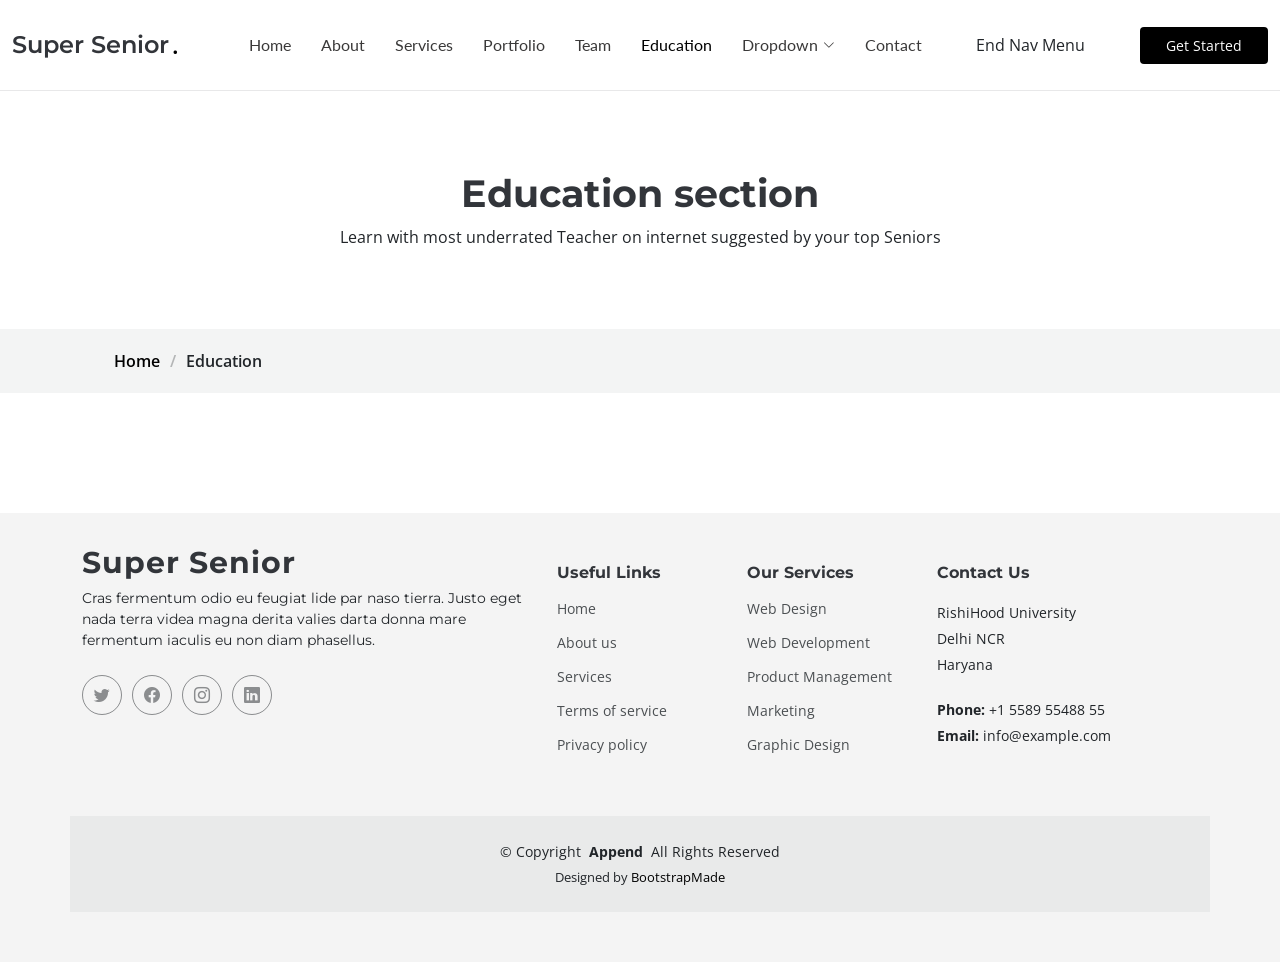
<file: newhtml.html>
<!DOCTYPE html>
<html lang="en">
  <head>
    <meta charset="utf-8" />
    <meta content="width=device-width, initial-scale=1.0" name="viewport" />

    <title>Education</title>
    <meta content="" name="description" />
    <meta content="" name="keywords" />

    <!-- Favicons -->
    <link href="assets/img/favicon.png" rel="icon" />
    <link href="assets/img/apple-touch-icon.png" rel="apple-touch-icon" />

    <!-- Fonts -->
    <link href="https://fonts.googleapis.com" rel="preconnect" />
    <link href="https://fonts.gstatic.com" rel="preconnect" crossorigin />
    <link
      href="https://fonts.googleapis.com/css2?family=Open+Sans:ital,wght@0,300;0,400;0,500;0,600;0,700;0,800;1,300;1,400;1,500;1,600;1,700;1,800&family=Montserrat:ital,wght@0,100;0,200;0,300;0,400;0,500;0,600;0,700;0,800;0,900;1,100;1,200;1,300;1,400;1,500;1,600;1,700;1,800;1,900&family=Lato:ital,wght@0,100;0,300;0,400;0,700;0,900;1,100;1,300;1,400;1,700;1,900&display=swap"
      rel="stylesheet"
    />

    <!-- Vendor CSS Files -->
    <link
      href="assets/vendor/bootstrap/css/bootstrap.min.css"
      rel="stylesheet"
    />
    <link
      href="assets/vendor/bootstrap-icons/bootstrap-icons.css"
      rel="stylesheet"
    />
    <link
      href="assets/vendor/glightbox/css/glightbox.min.css"
      rel="stylesheet"
    />
    <link href="assets/vendor/swiper/swiper-bundle.min.css" rel="stylesheet" />
    <link href="assets/vendor/aos/aos.css" rel="stylesheet" />

    <!-- Template Main CSS File -->
    <link href="assets/css/main.css" rel="stylesheet" />

    <!-- =======================================================
  * Template Name: Append
  * Template URL: https://bootstrapmade.com/append-bootstrap-website-template/
  * Updated: Mar 17 2024 with Bootstrap v5.3.3
  * Author: BootstrapMade.com
  * License: https://bootstrapmade.com/license/
  ======================================================== -->
  </head>

  <body class="blog-page" data-bs-spy="scroll" data-bs-target="#navmenu">
    <!-- ======= Header ======= -->
    <header id="header" class="header sticky-top d-flex align-items-center">
      <div
        class="container-fluid d-flex align-items-center justify-content-between"
      >
        <a
          href="index.html"
          class="logo d-flex align-items-center me-auto me-xl-0"
        >
          <!-- Uncomment the line below if you also wish to use an image logo -->
          <!-- <img src="assets/img/logo.png" alt=""> -->
          <h1>Super Senior</h1>
          <span>.</span>
        </a>

        <!-- Nav Menu -->
        <nav id="navmenu" class="navmenu">
          <ul>
            <li><a href="index.html#hero">Home</a></li>
            <li><a href="index.html#about">About</a></li>
            <li><a href="index.html#services">Services</a></li>
            <li><a href="index.html#portfolio">Portfolio</a></li>
            <li><a href="index.html#team">Team</a></li>
            <li><a href="blog.html" class="active">Education</a></li>
            <li class="dropdown has-dropdown">
              <a href="#"
                ><span>Dropdown</span> <i class="bi bi-chevron-down"></i
              ></a>
              <ul class="dd-box-shadow">
                <li><a href="#">Dropdown 1</a></li>
                <li class="dropdown has-dropdown">
                  <a href="#"
                    ><span>Deep Dropdown</span>
                    <i class="bi bi-chevron-down"></i
                  ></a>
                  <ul class="dd-box-shadow">
                    <li><a href="#">Deep Dropdown 1</a></li>
                    <li><a href="#">Deep Dropdown 2</a></li>
                    <li><a href="#">Deep Dropdown 3</a></li>
                    <li><a href="#">Deep Dropdown 4</a></li>
                    <li><a href="#">Deep Dropdown 5</a></li>
                  </ul>
                </li>
                <li><a href="#">Dropdown 2</a></li>
                <li><a href="#">Dropdown 3</a></li>
                <li><a href="#">Dropdown 4</a></li>
              </ul>
            </li>
            <li><a href="index.html#contact">Contact</a></li>
          </ul>

          <i class="mobile-nav-toggle d-xl-none bi bi-list"></i>
        </nav>
        End Nav Menu

        <a class="btn-getstarted" href="index.html#about">Get Started</a>
      </div>
    </header>
    <!-- End Header -->

    <main id="main">
      <!-- Blog Page Title & Breadcrumbs -->
      <div data-aos="fade" class="page-title">
        <div class="heading">
          <div class="container">
            <div class="row d-flex justify-content-center text-center">
              <div class="col-lg-8">
                <h1>Education section</h1>
                <p class="mb-0">
                  Learn with most underrated Teacher on internet suggested by
                  your top Seniors
                </p>
              </div>
            </div>
          </div>
        </div>
        <nav class="breadcrumbs">
          <div class="container">
            <ol>
              <li><a href="index.html">Home</a></li>
              <li class="current">Education</li>
            </ol>
          </div>
        </nav>
      </div>
      <!-- End Page Title -->

      <!-- Blog Section - Blog Page -->
      <section class="searched-videos">

      </section>

    </main>


    <footer id="footer" class="footer">
        <div class="container footer-top">
          <div class="row gy-4">
            <div class="col-lg-5 col-md-12 footer-about">
              <a href="index.html" class="logo d-flex align-items-center">
                <span>Super Senior</span>
              </a>
              <p>
                Cras fermentum odio eu feugiat lide par naso tierra. Justo eget
                nada terra videa magna derita valies darta donna mare fermentum
                iaculis eu non diam phasellus.
              </p>
              <div class="social-links d-flex mt-4">
                <a href=""><i class="bi bi-twitter"></i></a>
                <a href=""><i class="bi bi-facebook"></i></a>
                <a href=""><i class="bi bi-instagram"></i></a>
                <a href=""><i class="bi bi-linkedin"></i></a>
              </div>
            </div>
  
            <div class="col-lg-2 col-6 footer-links">
              <h4>Useful Links</h4>
              <ul>
                <li><a href="#">Home</a></li>
                <li><a href="#">About us</a></li>
                <li><a href="#">Services</a></li>
                <li><a href="#">Terms of service</a></li>
                <li><a href="#">Privacy policy</a></li>
              </ul>
            </div>
  
            <div class="col-lg-2 col-6 footer-links">
              <h4>Our Services</h4>
              <ul>
                <li><a href="#">Web Design</a></li>
                <li><a href="#">Web Development</a></li>
                <li><a href="#">Product Management</a></li>
                <li><a href="#">Marketing</a></li>
                <li><a href="#">Graphic Design</a></li>
              </ul>
            </div>
  
            <div
              class="col-lg-3 col-md-12 footer-contact text-center text-md-start"
            >
              <h4>Contact Us</h4>
              <p>RishiHood University</p>
              <p>Delhi NCR</p>
              <p>Haryana</p>
              <p class="mt-4">
                <strong>Phone:</strong> <span>+1 5589 55488 55</span>
              </p>
              <p><strong>Email:</strong> <span>info@example.com</span></p>
            </div>
          </div>
        </div>
  
        <div class="container copyright text-center mt-4">
          <p>
            &copy; <span>Copyright</span> <strong class="px-1">Append</strong>
            <span>All Rights Reserved</span>
          </p>
          <div class="credits">
            <!-- All the links in the footer should remain intact. -->
            <!-- You can delete the links only if you've purchased the pro version. -->
            <!-- Licensing information: https://bootstrapmade.com/license/ -->
            <!-- Purchase the pro version with working PHP/AJAX contact form: [buy-url] -->
            Designed by <a href="https://bootstrapmade.com/">BootstrapMade</a>
          </div>
        </div>
      </footer>
      <!-- End Footer -->
  
      <!-- Scroll Top Button -->
      <a
        href="#"
        id="scroll-top"
        class="scroll-top d-flex align-items-center justify-content-center"
        ><i class="bi bi-arrow-up-short"></i
      ></a>
  
      <!-- Preloader -->
      <div id="preloader">
        <div></div>
        <div></div>
        <div></div>
        <div></div>
      </div>
  
      <!-- Vendor JS Files -->
      <script src="assets/vendor/bootstrap/js/bootstrap.bundle.min.js"></script>
      <script src="assets/vendor/glightbox/js/glightbox.min.js"></script>
      <script src="assets/vendor/purecounter/purecounter_vanilla.js"></script>
      <script src="assets/vendor/imagesloaded/imagesloaded.pkgd.min.js"></script>
      <script src="assets/vendor/isotope-layout/isotope.pkgd.min.js"></script>
      <script src="assets/vendor/swiper/swiper-bundle.min.js"></script>
      <script src="assets/vendor/aos/aos.js"></script>
      <script src="assets/vendor/php-email-form/validate.js"></script>
  
      <!-- Template Main JS File -->
      <script src="assets/js/main.js" type="module"></script>
    </body>
  </html>
</file>
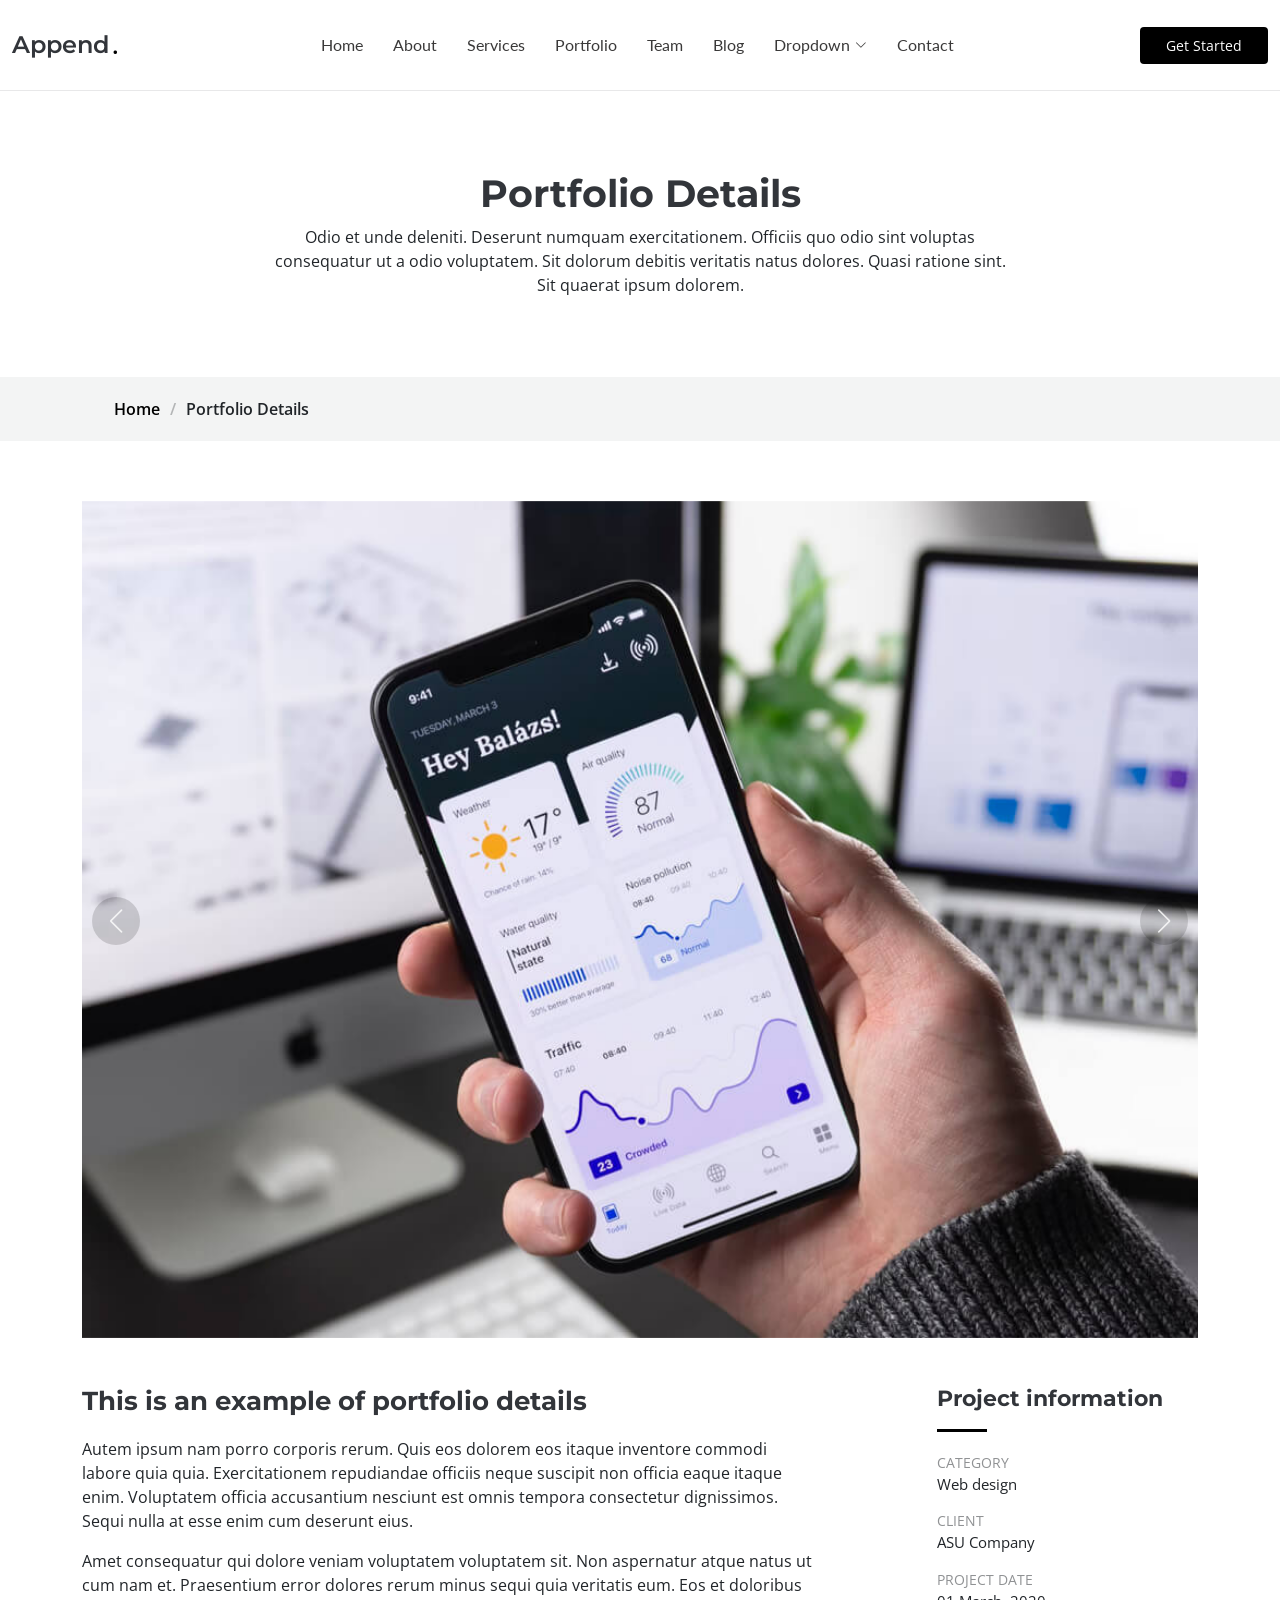
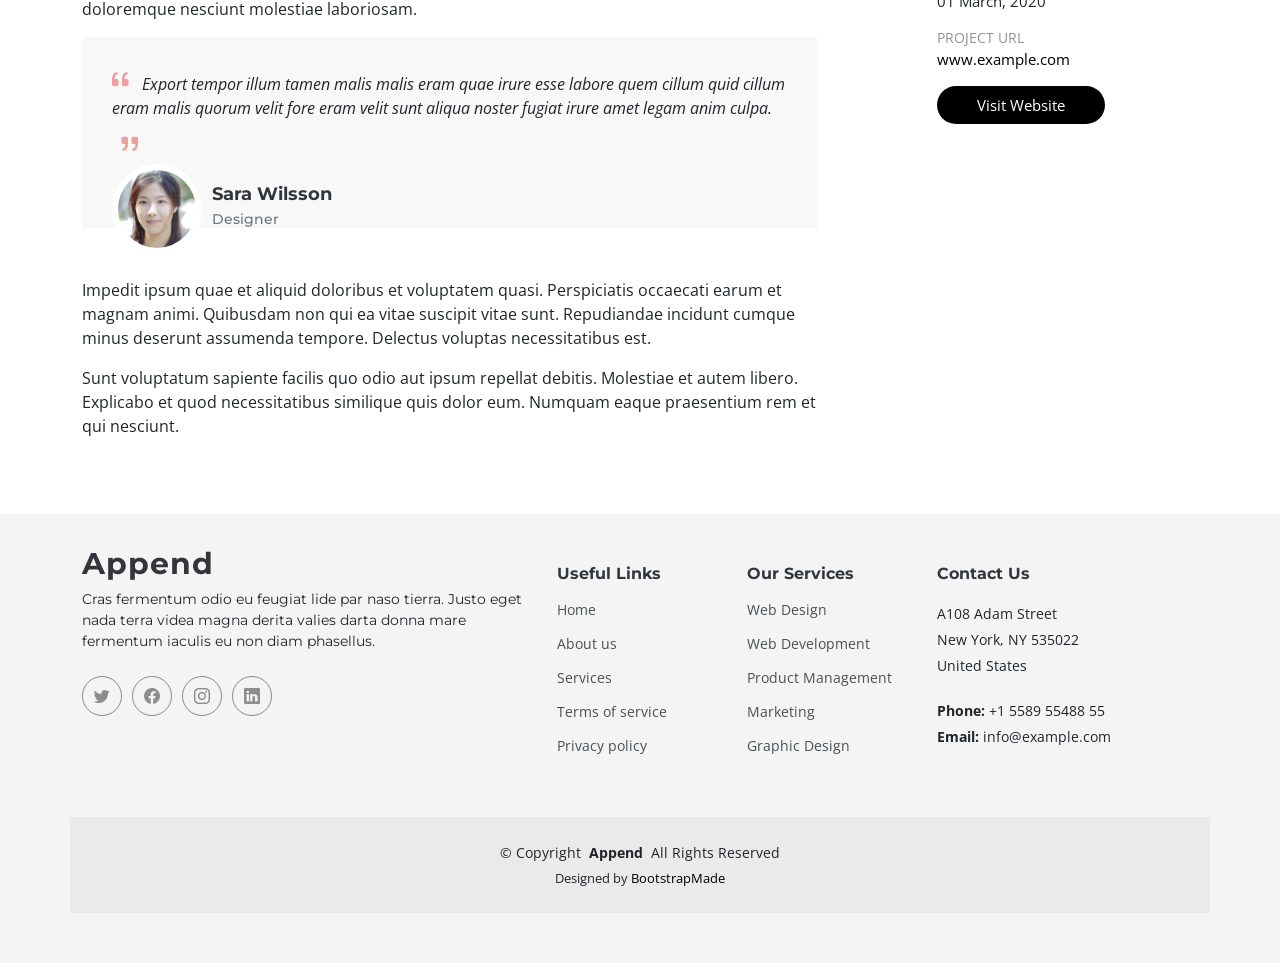
<file: portfolio-details.html>
<!DOCTYPE html>
<html lang="en">

<head>
  <meta charset="utf-8">
  <meta content="width=device-width, initial-scale=1.0" name="viewport">

  <title>Portfolio Details - Append Bootstrap Template</title>
  <meta content="" name="description">
  <meta content="" name="keywords">

  <!-- Favicons -->
  <link href="assets/img/favicon.png" rel="icon">
  <link href="assets/img/apple-touch-icon.png" rel="apple-touch-icon">

  <!-- Fonts -->
  <link href="https://fonts.googleapis.com" rel="preconnect">
  <link href="https://fonts.gstatic.com" rel="preconnect" crossorigin>
  <link href="https://fonts.googleapis.com/css2?family=Open+Sans:ital,wght@0,300;0,400;0,500;0,600;0,700;0,800;1,300;1,400;1,500;1,600;1,700;1,800&family=Montserrat:ital,wght@0,100;0,200;0,300;0,400;0,500;0,600;0,700;0,800;0,900;1,100;1,200;1,300;1,400;1,500;1,600;1,700;1,800;1,900&family=Lato:ital,wght@0,100;0,300;0,400;0,700;0,900;1,100;1,300;1,400;1,700;1,900&display=swap" rel="stylesheet">

  <!-- Vendor CSS Files -->
  <link href="assets/vendor/bootstrap/css/bootstrap.min.css" rel="stylesheet">
  <link href="assets/vendor/bootstrap-icons/bootstrap-icons.css" rel="stylesheet">
  <link href="assets/vendor/glightbox/css/glightbox.min.css" rel="stylesheet">
  <link href="assets/vendor/swiper/swiper-bundle.min.css" rel="stylesheet">
  <link href="assets/vendor/aos/aos.css" rel="stylesheet">

  <!-- Template Main CSS File -->
  <link href="assets/css/main.css" rel="stylesheet">

  <!-- =======================================================
  * Template Name: Append
  * Template URL: https://bootstrapmade.com/append-bootstrap-website-template/
  * Updated: Mar 17 2024 with Bootstrap v5.3.3
  * Author: BootstrapMade.com
  * License: https://bootstrapmade.com/license/
  ======================================================== -->
</head>

<body class="portfolio-details-page" data-bs-spy="scroll" data-bs-target="#navmenu">

  <!-- ======= Header ======= -->
  <header id="header" class="header sticky-top d-flex align-items-center">
    <div class="container-fluid d-flex align-items-center justify-content-between">

      <a href="index.html" class="logo d-flex align-items-center me-auto me-xl-0">
        <!-- Uncomment the line below if you also wish to use an image logo -->
        <!-- <img src="assets/img/logo.png" alt=""> -->
        <h1>Append</h1>
        <span>.</span>
      </a>

      <!-- Nav Menu -->
      <nav id="navmenu" class="navmenu">
        <ul>
          <li><a href="index.html#hero">Home</a></li>
          <li><a href="index.html#about">About</a></li>
          <li><a href="index.html#services">Services</a></li>
          <li><a href="index.html#portfolio">Portfolio</a></li>
          <li><a href="index.html#team">Team</a></li>
          <li><a href="blog.html">Blog</a></li>
          <li class="dropdown has-dropdown"><a href="#"><span>Dropdown</span> <i class="bi bi-chevron-down"></i></a>
            <ul class="dd-box-shadow">
              <li><a href="#">Dropdown 1</a></li>
              <li class="dropdown has-dropdown"><a href="#"><span>Deep Dropdown</span> <i class="bi bi-chevron-down"></i></a>
                <ul class="dd-box-shadow">
                  <li><a href="#">Deep Dropdown 1</a></li>
                  <li><a href="#">Deep Dropdown 2</a></li>
                  <li><a href="#">Deep Dropdown 3</a></li>
                  <li><a href="#">Deep Dropdown 4</a></li>
                  <li><a href="#">Deep Dropdown 5</a></li>
                </ul>
              </li>
              <li><a href="#">Dropdown 2</a></li>
              <li><a href="#">Dropdown 3</a></li>
              <li><a href="#">Dropdown 4</a></li>
            </ul>
          </li>
          <li><a href="index.html#contact">Contact</a></li>
        </ul>

        <i class="mobile-nav-toggle d-xl-none bi bi-list"></i>
      </nav><!-- End Nav Menu -->

      <a class="btn-getstarted" href="index.html#about">Get Started</a>

    </div>
  </header><!-- End Header -->

  <main id="main">

    <!-- Portfolio Details Page Title & Breadcrumbs -->
    <div data-aos="fade" class="page-title">
      <div class="heading">
        <div class="container">
          <div class="row d-flex justify-content-center text-center">
            <div class="col-lg-8">
              <h1>Portfolio Details</h1>
              <p class="mb-0">Odio et unde deleniti. Deserunt numquam exercitationem. Officiis quo odio sint voluptas consequatur ut a odio voluptatem. Sit dolorum debitis veritatis natus dolores. Quasi ratione sint. Sit quaerat ipsum dolorem.</p>
            </div>
          </div>
        </div>
      </div>
      <nav class="breadcrumbs">
        <div class="container">
          <ol>
            <li><a href="index.html">Home</a></li>
            <li class="current">Portfolio Details</li>
          </ol>
        </div>
      </nav>
    </div><!-- End Page Title -->

    <!-- Portfolio-details Section - Portfolio Details Page -->
    <section id="portfolio-details" class="portfolio-details">

      <div class="container" data-aos="fade-up">

        <div class="portfolio-details-slider swiper">
          <script type="application/json" class="swiper-config">
            {
              "loop": true,
              "speed": 600,
              "autoplay": {
                "delay": 5000
              },
              "slidesPerView": "auto",
              "navigation": {
                "nextEl": ".swiper-button-next",
                "prevEl": ".swiper-button-prev"
              }
            }
          </script>
          <div class="swiper-wrapper align-items-center">

            <div class="swiper-slide">
              <img src="assets/img/portfolio/app-1.jpg" alt="">
            </div>

            <div class="swiper-slide">
              <img src="assets/img/portfolio/product-1.jpg" alt="">
            </div>

            <div class="swiper-slide">
              <img src="assets/img/portfolio/branding-1.jpg" alt="">
            </div>

            <div class="swiper-slide">
              <img src="assets/img/portfolio/books-1.jpg" alt="">
            </div>

          </div>
          <div class="swiper-button-prev"></div>
          <div class="swiper-button-next"></div>
        </div>

        <div class="row justify-content-between gy-4 mt-4">

          <div class="col-lg-8" data-aos="fade-up">
            <div class="portfolio-description">
              <h2>This is an example of portfolio details</h2>
              <p>
                Autem ipsum nam porro corporis rerum. Quis eos dolorem eos itaque inventore commodi labore quia quia. Exercitationem repudiandae officiis neque suscipit non officia eaque itaque enim. Voluptatem officia accusantium nesciunt est omnis tempora consectetur dignissimos. Sequi nulla at esse enim cum deserunt eius.
              </p>
              <p>
                Amet consequatur qui dolore veniam voluptatem voluptatem sit. Non aspernatur atque natus ut cum nam et. Praesentium error dolores rerum minus sequi quia veritatis eum. Eos et doloribus doloremque nesciunt molestiae laboriosam.
              </p>

              <div class="testimonial-item">
                <p>
                  <i class="bi bi-quote quote-icon-left"></i>
                  <span>Export tempor illum tamen malis malis eram quae irure esse labore quem cillum quid cillum eram malis quorum velit fore eram velit sunt aliqua noster fugiat irure amet legam anim culpa.</span>
                  <i class="bi bi-quote quote-icon-right"></i>
                </p>
                <div>
                  <img src="assets/img/testimonials/testimonials-2.jpg" class="testimonial-img" alt="">
                  <h3>Sara Wilsson</h3>
                  <h4>Designer</h4>
                </div>
              </div>

              <p>
                Impedit ipsum quae et aliquid doloribus et voluptatem quasi. Perspiciatis occaecati earum et magnam animi. Quibusdam non qui ea vitae suscipit vitae sunt. Repudiandae incidunt cumque minus deserunt assumenda tempore. Delectus voluptas necessitatibus est.
              </p>

              <p>
                Sunt voluptatum sapiente facilis quo odio aut ipsum repellat debitis. Molestiae et autem libero. Explicabo et quod necessitatibus similique quis dolor eum. Numquam eaque praesentium rem et qui nesciunt.
              </p>

            </div>
          </div>

          <div class="col-lg-3" data-aos="fade-up" data-aos-delay="100">
            <div class="portfolio-info">
              <h3>Project information</h3>
              <ul>
                <li><strong>Category</strong> Web design</li>
                <li><strong>Client</strong> ASU Company</li>
                <li><strong>Project date</strong> 01 March, 2020</li>
                <li><strong>Project URL</strong> <a href="#">www.example.com</a></li>
                <li><a href="#" class="btn-visit align-self-start">Visit Website</a></li>
              </ul>
            </div>
          </div>

        </div>

      </div>

    </section><!-- End Portfolio-details Section -->

  </main>

  <!-- ======= Footer ======= -->
  <footer id="footer" class="footer">

    <div class="container footer-top">
      <div class="row gy-4">
        <div class="col-lg-5 col-md-12 footer-about">
          <a href="index.html" class="logo d-flex align-items-center">
            <span>Append</span>
          </a>
          <p>Cras fermentum odio eu feugiat lide par naso tierra. Justo eget nada terra videa magna derita valies darta donna mare fermentum iaculis eu non diam phasellus.</p>
          <div class="social-links d-flex mt-4">
            <a href=""><i class="bi bi-twitter"></i></a>
            <a href=""><i class="bi bi-facebook"></i></a>
            <a href=""><i class="bi bi-instagram"></i></a>
            <a href=""><i class="bi bi-linkedin"></i></a>
          </div>
        </div>

        <div class="col-lg-2 col-6 footer-links">
          <h4>Useful Links</h4>
          <ul>
            <li><a href="#">Home</a></li>
            <li><a href="#">About us</a></li>
            <li><a href="#">Services</a></li>
            <li><a href="#">Terms of service</a></li>
            <li><a href="#">Privacy policy</a></li>
          </ul>
        </div>

        <div class="col-lg-2 col-6 footer-links">
          <h4>Our Services</h4>
          <ul>
            <li><a href="#">Web Design</a></li>
            <li><a href="#">Web Development</a></li>
            <li><a href="#">Product Management</a></li>
            <li><a href="#">Marketing</a></li>
            <li><a href="#">Graphic Design</a></li>
          </ul>
        </div>
        
        <div class="col-lg-3 col-md-12 footer-contact text-center text-md-start">
          <h4>Contact Us</h4>
          <p>A108 Adam Street</p>
          <p>New York, NY 535022</p>
          <p>United States</p>
          <p class="mt-4"><strong>Phone:</strong> <span>+1 5589 55488 55</span></p>
          <p><strong>Email:</strong> <span>info@example.com</span></p>
        </div>

      </div>
    </div>

    <div class="container copyright text-center mt-4">
      <p>&copy; <span>Copyright</span> <strong class="px-1">Append</strong> <span>All Rights Reserved</span></p>
      <div class="credits">
        <!-- All the links in the footer should remain intact. -->
        <!-- You can delete the links only if you've purchased the pro version. -->
        <!-- Licensing information: https://bootstrapmade.com/license/ -->
        <!-- Purchase the pro version with working PHP/AJAX contact form: [buy-url] -->
        Designed by <a href="https://bootstrapmade.com/">BootstrapMade</a>
      </div>
    </div>

  </footer><!-- End Footer -->

  <!-- Scroll Top Button -->
  <a href="#" id="scroll-top" class="scroll-top d-flex align-items-center justify-content-center"><i class="bi bi-arrow-up-short"></i></a>

  <!-- Preloader -->
  <div id="preloader">
    <div></div>
    <div></div>
    <div></div>
    <div></div>
  </div>

  <!-- Vendor JS Files -->
  <script src="assets/vendor/bootstrap/js/bootstrap.bundle.min.js"></script>
  <script src="assets/vendor/glightbox/js/glightbox.min.js"></script>
  <script src="assets/vendor/purecounter/purecounter_vanilla.js"></script>
  <script src="assets/vendor/imagesloaded/imagesloaded.pkgd.min.js"></script>
  <script src="assets/vendor/isotope-layout/isotope.pkgd.min.js"></script>
  <script src="assets/vendor/swiper/swiper-bundle.min.js"></script>
  <script src="assets/vendor/aos/aos.js"></script>
  <script src="assets/vendor/php-email-form/validate.js"></script>

  <!-- Template Main JS File -->
  <script src="assets/js/main.js"></script>

</body>

</html>
</file>
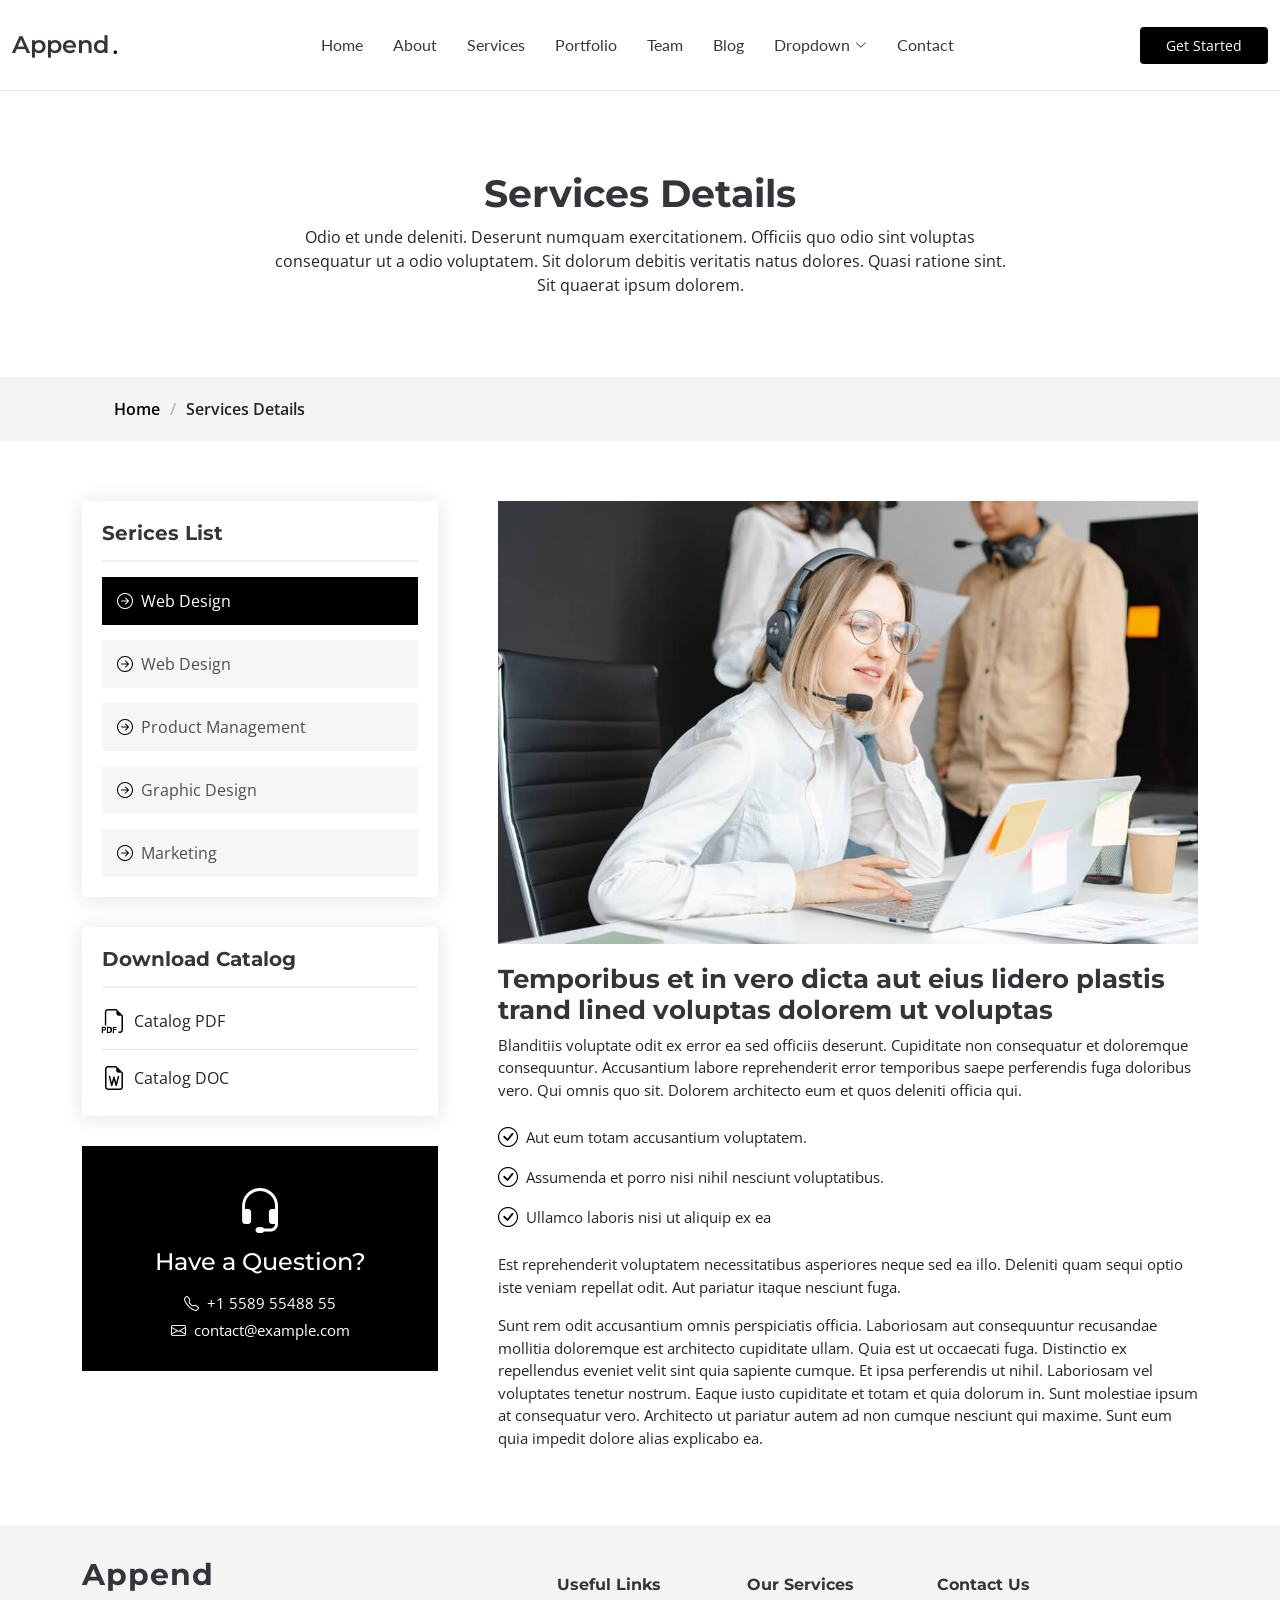
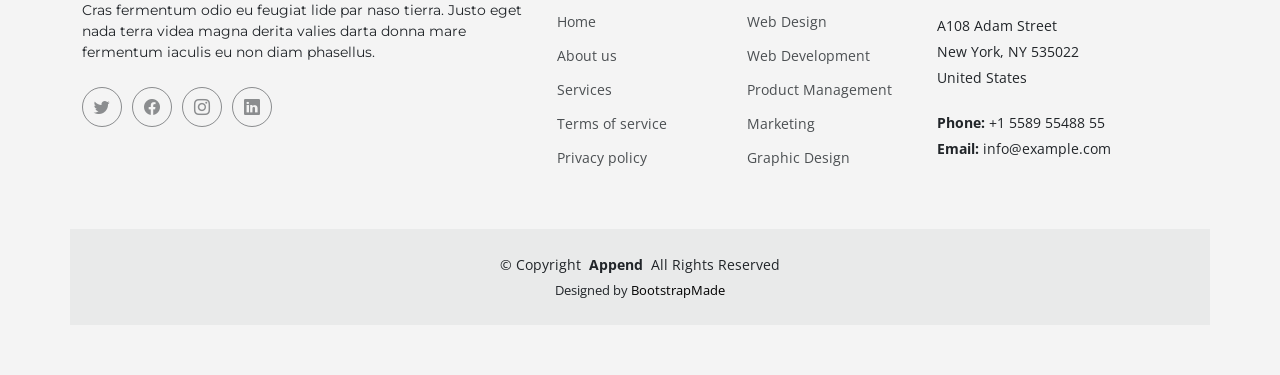
<file: services-details.html>
<!DOCTYPE html>
<html lang="en">

<head>
  <meta charset="utf-8">
  <meta content="width=device-width, initial-scale=1.0" name="viewport">

  <title>Services Details - Append Bootstrap Template</title>
  <meta content="" name="description">
  <meta content="" name="keywords">

  <!-- Favicons -->
  <link href="assets/img/favicon.png" rel="icon">
  <link href="assets/img/apple-touch-icon.png" rel="apple-touch-icon">

  <!-- Fonts -->
  <link href="https://fonts.googleapis.com" rel="preconnect">
  <link href="https://fonts.gstatic.com" rel="preconnect" crossorigin>
  <link href="https://fonts.googleapis.com/css2?family=Open+Sans:ital,wght@0,300;0,400;0,500;0,600;0,700;0,800;1,300;1,400;1,500;1,600;1,700;1,800&family=Montserrat:ital,wght@0,100;0,200;0,300;0,400;0,500;0,600;0,700;0,800;0,900;1,100;1,200;1,300;1,400;1,500;1,600;1,700;1,800;1,900&family=Lato:ital,wght@0,100;0,300;0,400;0,700;0,900;1,100;1,300;1,400;1,700;1,900&display=swap" rel="stylesheet">

  <!-- Vendor CSS Files -->
  <link href="assets/vendor/bootstrap/css/bootstrap.min.css" rel="stylesheet">
  <link href="assets/vendor/bootstrap-icons/bootstrap-icons.css" rel="stylesheet">
  <link href="assets/vendor/glightbox/css/glightbox.min.css" rel="stylesheet">
  <link href="assets/vendor/swiper/swiper-bundle.min.css" rel="stylesheet">
  <link href="assets/vendor/aos/aos.css" rel="stylesheet">

  <!-- Template Main CSS File -->
  <link href="assets/css/main.css" rel="stylesheet">

  <!-- =======================================================
  * Template Name: Append
  * Template URL: https://bootstrapmade.com/append-bootstrap-website-template/
  * Updated: Mar 17 2024 with Bootstrap v5.3.3
  * Author: BootstrapMade.com
  * License: https://bootstrapmade.com/license/
  ======================================================== -->
</head>

<body class="services-details-page" data-bs-spy="scroll" data-bs-target="#navmenu">

  <!-- ======= Header ======= -->
  <header id="header" class="header sticky-top d-flex align-items-center">
    <div class="container-fluid d-flex align-items-center justify-content-between">

      <a href="index.html" class="logo d-flex align-items-center me-auto me-xl-0">
        <!-- Uncomment the line below if you also wish to use an image logo -->
        <!-- <img src="assets/img/logo.png" alt=""> -->
        <h1>Append</h1>
        <span>.</span>
      </a>

      <!-- Nav Menu -->
      <nav id="navmenu" class="navmenu">
        <ul>
          <li><a href="index.html#hero">Home</a></li>
          <li><a href="index.html#about">About</a></li>
          <li><a href="index.html#services">Services</a></li>
          <li><a href="index.html#portfolio">Portfolio</a></li>
          <li><a href="index.html#team">Team</a></li>
          <li><a href="blog.html">Blog</a></li>
          <li class="dropdown has-dropdown"><a href="#"><span>Dropdown</span> <i class="bi bi-chevron-down"></i></a>
            <ul class="dd-box-shadow">
              <li><a href="#">Dropdown 1</a></li>
              <li class="dropdown has-dropdown"><a href="#"><span>Deep Dropdown</span> <i class="bi bi-chevron-down"></i></a>
                <ul class="dd-box-shadow">
                  <li><a href="#">Deep Dropdown 1</a></li>
                  <li><a href="#">Deep Dropdown 2</a></li>
                  <li><a href="#">Deep Dropdown 3</a></li>
                  <li><a href="#">Deep Dropdown 4</a></li>
                  <li><a href="#">Deep Dropdown 5</a></li>
                </ul>
              </li>
              <li><a href="#">Dropdown 2</a></li>
              <li><a href="#">Dropdown 3</a></li>
              <li><a href="#">Dropdown 4</a></li>
            </ul>
          </li>
          <li><a href="index.html#contact">Contact</a></li>
        </ul>

        <i class="mobile-nav-toggle d-xl-none bi bi-list"></i>
      </nav><!-- End Nav Menu -->

      <a class="btn-getstarted" href="index.html#about">Get Started</a>

    </div>
  </header><!-- End Header -->

  <main id="main">

    <!-- Page Title -->
    <div data-aos="fade" class="page-title">
      <div class="heading">
        <div class="container">
          <div class="row d-flex justify-content-center text-center">
            <div class="col-lg-8">
              <h1>Services Details</h1>
              <p class="mb-0">Odio et unde deleniti. Deserunt numquam exercitationem. Officiis quo odio sint voluptas consequatur ut a odio voluptatem. Sit dolorum debitis veritatis natus dolores. Quasi ratione sint. Sit quaerat ipsum dolorem.</p>
            </div>
          </div>
        </div>
      </div>
      <nav class="breadcrumbs">
        <div class="container">
          <ol>
            <li><a href="index.html">Home</a></li>
            <li class="current">Services Details</li>
          </ol>
        </div>
      </nav>
    </div><!-- End Page Title -->

    <!-- Service Details Section -->
    <section id="service-details" class="service-details">

      <div class="container">

        <div class="row gy-5">

          <div class="col-lg-4" data-aos="fade-up" data-aos-delay="100">

            <div class="service-box">
              <h4>Serices List</h4>
              <div class="services-list">
                <a href="#" class="active"><i class="bi bi-arrow-right-circle"></i><span>Web Design</span></a>
                <a href="#"><i class="bi bi-arrow-right-circle"></i><span>Web Design</span></a>
                <a href="#"><i class="bi bi-arrow-right-circle"></i><span>Product Management</span></a>
                <a href="#"><i class="bi bi-arrow-right-circle"></i><span>Graphic Design</span></a>
                <a href="#"><i class="bi bi-arrow-right-circle"></i><span>Marketing</span></a>
              </div>
            </div><!-- End Services List -->

            <div class="service-box">
              <h4>Download Catalog</h4>
              <div class="download-catalog">
                <a href="#"><i class="bi bi-filetype-pdf"></i><span>Catalog PDF</span></a>
                <a href="#"><i class="bi bi-file-earmark-word"></i><span>Catalog DOC</span></a>
              </div>
            </div><!-- End Services List -->

            <div class="help-box d-flex flex-column justify-content-center align-items-center">
              <i class="bi bi-headset help-icon"></i>
              <h4>Have a Question?</h4>
              <p class="d-flex align-items-center mt-2 mb-0"><i class="bi bi-telephone me-2"></i> <span>+1 5589 55488 55</span></p>
              <p class="d-flex align-items-center mt-1 mb-0"><i class="bi bi-envelope me-2"></i> <a href="mailto:contact@example.com">contact@example.com</a></span></p>
            </div>

          </div>

          <div class="col-lg-8 ps-lg-5" data-aos="fade-up" data-aos-delay="200">
            <img src="assets/img/services.jpg" alt="" class="img-fluid services-img">
            <h3>Temporibus et in vero dicta aut eius lidero plastis trand lined voluptas dolorem ut voluptas</h3>
            <p>
              Blanditiis voluptate odit ex error ea sed officiis deserunt. Cupiditate non consequatur et doloremque consequuntur. Accusantium labore reprehenderit error temporibus saepe perferendis fuga doloribus vero. Qui omnis quo sit. Dolorem architecto eum et quos deleniti officia qui.
            </p>
            <ul>
              <li><i class="bi bi-check-circle"></i> <span>Aut eum totam accusantium voluptatem.</span></li>
              <li><i class="bi bi-check-circle"></i> <span>Assumenda et porro nisi nihil nesciunt voluptatibus.</span></li>
              <li><i class="bi bi-check-circle"></i> <span>Ullamco laboris nisi ut aliquip ex ea</span></li>
            </ul>
            <p>
              Est reprehenderit voluptatem necessitatibus asperiores neque sed ea illo. Deleniti quam sequi optio iste veniam repellat odit. Aut pariatur itaque nesciunt fuga.
            </p>
            <p>
              Sunt rem odit accusantium omnis perspiciatis officia. Laboriosam aut consequuntur recusandae mollitia doloremque est architecto cupiditate ullam. Quia est ut occaecati fuga. Distinctio ex repellendus eveniet velit sint quia sapiente cumque. Et ipsa perferendis ut nihil. Laboriosam vel voluptates tenetur nostrum. Eaque iusto cupiditate et totam et quia dolorum in. Sunt molestiae ipsum at consequatur vero. Architecto ut pariatur autem ad non cumque nesciunt qui maxime. Sunt eum quia impedit dolore alias explicabo ea.
            </p>
          </div>

        </div>

      </div>

    </section><!-- End Service-details Section -->

  </main>

  <!-- ======= Footer ======= -->
  <footer id="footer" class="footer">

    <div class="container footer-top">
      <div class="row gy-4">
        <div class="col-lg-5 col-md-12 footer-about">
          <a href="index.html" class="logo d-flex align-items-center">
            <span>Append</span>
          </a>
          <p>Cras fermentum odio eu feugiat lide par naso tierra. Justo eget nada terra videa magna derita valies darta donna mare fermentum iaculis eu non diam phasellus.</p>
          <div class="social-links d-flex mt-4">
            <a href=""><i class="bi bi-twitter"></i></a>
            <a href=""><i class="bi bi-facebook"></i></a>
            <a href=""><i class="bi bi-instagram"></i></a>
            <a href=""><i class="bi bi-linkedin"></i></a>
          </div>
        </div>

        <div class="col-lg-2 col-6 footer-links">
          <h4>Useful Links</h4>
          <ul>
            <li><a href="#">Home</a></li>
            <li><a href="#">About us</a></li>
            <li><a href="#">Services</a></li>
            <li><a href="#">Terms of service</a></li>
            <li><a href="#">Privacy policy</a></li>
          </ul>
        </div>

        <div class="col-lg-2 col-6 footer-links">
          <h4>Our Services</h4>
          <ul>
            <li><a href="#">Web Design</a></li>
            <li><a href="#">Web Development</a></li>
            <li><a href="#">Product Management</a></li>
            <li><a href="#">Marketing</a></li>
            <li><a href="#">Graphic Design</a></li>
          </ul>
        </div>

        <div class="col-lg-3 col-md-12 footer-contact text-center text-md-start">
          <h4>Contact Us</h4>
          <p>A108 Adam Street</p>
          <p>New York, NY 535022</p>
          <p>United States</p>
          <p class="mt-4"><strong>Phone:</strong> <span>+1 5589 55488 55</span></p>
          <p><strong>Email:</strong> <span>info@example.com</span></p>
        </div>

      </div>
    </div>

    <div class="container copyright text-center mt-4">
      <p>&copy; <span>Copyright</span> <strong class="px-1">Append</strong> <span>All Rights Reserved</span></p>
      <div class="credits">
        <!-- All the links in the footer should remain intact. -->
        <!-- You can delete the links only if you've purchased the pro version. -->
        <!-- Licensing information: https://bootstrapmade.com/license/ -->
        <!-- Purchase the pro version with working PHP/AJAX contact form: [buy-url] -->
        Designed by <a href="https://bootstrapmade.com/">BootstrapMade</a>
      </div>
    </div>

  </footer><!-- End Footer -->

  <!-- Scroll Top Button -->
  <a href="#" id="scroll-top" class="scroll-top d-flex align-items-center justify-content-center"><i class="bi bi-arrow-up-short"></i></a>

  <!-- Preloader -->
  <div id="preloader">
    <div></div>
    <div></div>
    <div></div>
    <div></div>
  </div>

  <!-- Vendor JS Files -->
  <script src="assets/vendor/bootstrap/js/bootstrap.bundle.min.js"></script>
  <script src="assets/vendor/glightbox/js/glightbox.min.js"></script>
  <script src="assets/vendor/purecounter/purecounter_vanilla.js"></script>
  <script src="assets/vendor/imagesloaded/imagesloaded.pkgd.min.js"></script>
  <script src="assets/vendor/isotope-layout/isotope.pkgd.min.js"></script>
  <script src="assets/vendor/swiper/swiper-bundle.min.js"></script>
  <script src="assets/vendor/aos/aos.js"></script>
  <script src="assets/vendor/php-email-form/validate.js"></script>

  <!-- Template Main JS File -->
  <script src="assets/js/main.js"></script>

</body>

</html>
</file>
<file: assets/css/main.css>
/**
* Template Name: Append
* Template URL: https://bootstrapmade.com/append-bootstrap-website-template/
* Updated: Mar 17 2024 with Bootstrap v5.3.3
* Author: BootstrapMade.com
* License: https://bootstrapmade.com/license/
*/

/*--------------------------------------------------------------
# Font & Color Variables
# Help: https://bootstrapmade.com/color-system/
--------------------------------------------------------------*/
/* Fonts */
:root {
  --default-font: "Open Sans", system-ui, -apple-system, "Segoe UI", Roboto, "Helvetica Neue", Arial, "Noto Sans", "Liberation Sans", sans-serif, "Apple Color Emoji", "Segoe UI Emoji", "Segoe UI Symbol", "Noto Color Emoji";
  --heading-font: "Montserrat", sans-serif;
  --nav-font: "Lato", sans-serif;
}

/* Global Colors */
:root {
  --background-color: #ffffff;
  --background-color-rgb: 255, 255, 255;
  --default-color: #212529;
  --default-color-rgb: 33, 37, 41;
  --accent-color:black;
  --accent-color-rgb: 232, 69, 69;
  --heading-color: #32353a;
  --heading-color-rgb: 50, 53, 58;
  --contrast-color: #ffffff;
  --contrast-color-rgb: 255, 255, 255;
}

/* Nav Menu Colors */
:root {
  --nav-color: #3a3939;
  --nav-hover-color: black;
  --nav-dropdown-color: #3a3939;
  --nav-dropdown-hover-color: black;
  --nav-dropdown-background-color: #ffffff;
}

/* Smooth scroll */
:root {
  scroll-behavior: smooth;
}

/*--------------------------------------------------------------
# General
--------------------------------------------------------------*/
body {
  color: var(--default-color);
  background-color: var(--background-color);
  font-family: var(--default-font);
}

a {
  color: var(--accent-color);
  text-decoration: none;
  transition: 0.3s;
}

a:hover {
  color: rgba(var(--accent-color-rgb), 0.7);
  text-decoration: none;
}

h1,
h2,
h3,
h4,
h5,
h6 {
  color: var(--heading-color);
  font-family: var(--heading-font);
}

/*--------------------------------------------------------------
# Global Header
--------------------------------------------------------------*/
.header {
  --background-color: #ffffff;
  color: var(--default-color);
  background-color: var(--background-color);
  padding: 15px 0;
  transition: all 0.5s;
  z-index: 997;
}

.header .logo img {
  max-height: 40px;
  margin-right: 6px;
}

.header .logo h1 {
  font-size: 24px;
  margin: 0;
  font-weight: 600;
  color: var(--heading-color);
}

.header .logo span {
  color: var(--accent-color);
  font-size: 24px;
  font-weight: 600;
  padding-left: 3px;
}

.header .btn-getstarted,
.header .btn-getstarted:focus {
  color: var(--contrast-color);
  background: var(--accent-color);
  font-size: 14px;
  padding: 8px 26px;
  margin: 0;
  border-radius: 4px;
  transition: 0.3s;
}

.header .btn-getstarted:hover,
.header .btn-getstarted:focus:hover {
  color: var(black);
  /* background: rgba(var(--accent-color-rgb), 0.85); */
  background-color: black;
}

@media (max-width: 1200px) {
  .header .logo {
    order: 1;
  }

  .header .btn-getstarted {
    order: 2;
    margin: 0 15px 0 0;
    padding: 6px 20px;
  }

  .header .navmenu {
    order: 3;
  }
}

/* Global Header on page scroll
------------------------------*/
.scrolled .header {
  --background-color: #ffffff;
  --heading-color: #444444;
  --nav-color: #444444;
  --nav-hover-color: black;
  box-shadow: 0 0 30px 10px rgba(0, 0, 0, 0.1);
}

/* Global Scroll Margin Top
------------------------------*/
section {
  scroll-margin-top: 90px;
}

@media (max-width: 1199px) {
  section {
    scroll-margin-top: 66px;
  }
}

/* Home Page Custom Header
------------------------------*/
.index-page .header {
  --background-color: rgba(255, 255, 255, 0);
  --heading-color: #ffffff;
  --nav-color: rgba(255, 255, 255, 0.515);
  --nav-hover-color: #ffffff;
}

/* Home Page Custom Header on page scroll
------------------------------*/
.index-page.scrolled .header {
  --background-color: #ffffff;
  --heading-color: #444444;
  --nav-color: #444444;
  --nav-hover-color: black;
}

/*--------------------------------------------------------------
# Navigation Menu
--------------------------------------------------------------*/
/* Desktop Navigation */
@media (min-width: 1200px) {
  .navmenu {
    padding: 0;
  }

  .navmenu ul {
    margin: 0;
    padding: 0;
    display: flex;
    list-style: none;
    align-items: center;
  }

  .navmenu li {
    position: relative;
  }

  .navmenu a,
  .navmenu a:focus {
    color: var(--nav-color);
    padding: 18px 15px;
    font-size: 16px;
    font-family: var(--nav-font);
    font-weight: 400;
    display: flex;
    align-items: center;
    justify-content: space-between;
    white-space: nowrap;
    transition: 0.3s;
  }

  .navmenu a i,
  .navmenu a:focus i {
    font-size: 12px;
    line-height: 0;
    margin-left: 5px;
    transition: 0.3s;
  }

  .navmenu li:last-child a {
    padding-right: 0;
  }

  .navmenu li:hover>a,
  .navmenu .active,
  .navmenu .active:focus {
    color: var(--nav-hover-color);
  }

  .navmenu .dropdown ul {
    margin: 0;
    padding: 10px 0;
    background: var(--nav-dropdown-background-color);
    display: block;
    position: absolute;
    visibility: hidden;
    left: 14px;
    top: 130%;
    opacity: 0;
    transition: 0.3s;
    border-radius: 4px;
    z-index: 99;
  }

  .navmenu .dropdown ul li {
    min-width: 200px;
  }

  .navmenu .dropdown ul a {
    padding: 10px 20px;
    font-size: 15px;
    text-transform: none;
    color: var(--nav-dropdown-color);
  }

  .navmenu .dropdown ul a i {
    font-size: 12px;
  }

  .navmenu .dropdown ul a:hover,
  .navmenu .dropdown ul .active:hover,
  .navmenu .dropdown ul li:hover>a {
    color: var(--nav-dropdown-hover-color);
  }

  .navmenu .dropdown:hover>ul {
    opacity: 1;
    top: 100%;
    visibility: visible;
  }

  .navmenu .dropdown .dropdown ul {
    top: 0;
    left: -90%;
    visibility: hidden;
  }

  .navmenu .dropdown .dropdown:hover>ul {
    opacity: 1;
    top: 0;
    left: -100%;
    visibility: visible;
  }

  .navmenu .megamenu {
    position: static;
  }

  .navmenu .megamenu ul {
    margin: 0;
    padding: 10px;
    background: var(--nav-dropdown-background-color);
    box-shadow: 0px 0px 20px rgba(var(--default-color-rgb), 0.1);
    display: block;
    position: absolute;
    top: 130%;
    left: 0;
    right: 0;
    visibility: hidden;
    opacity: 0;
    display: flex;
    transition: 0.3s;
    border-radius: 4px;
    z-index: 99;
  }

  .navmenu .megamenu ul li {
    flex: 1;
  }

  .navmenu .megamenu ul li a,
  .navmenu .megamenu ul li:hover>a {
    padding: 10px 20px;
    font-size: 15px;
    color: var(--nav-dropdown-color);
  }

  .navmenu .megamenu ul li a:hover,
  .navmenu .megamenu ul li .active,
  .navmenu .megamenu ul li .active:hover {
    color: var(--nav-dropdown-hover-color);
  }

  .navmenu .megamenu:hover>ul {
    opacity: 1;
    top: 100%;
    visibility: visible;
  }

  .navmenu .dd-box-shadow {
    box-shadow: 0px 0px 30px rgba(var(--default-color-rgb), 0.15);
  }
}

/* Mobile Navigation */
@media (max-width: 1199px) {
  .mobile-nav-toggle {
    color: var(--nav-color);
    font-size: 28px;
    line-height: 0;
    margin-right: 10px;
    cursor: pointer;
    transition: color 0.3s;
  }

  .navmenu {
    padding: 0;
    z-index: 9997;
  }

  .navmenu ul {
    display: none;
    position: absolute;
    inset: 60px 20px 20px 20px;
    padding: 10px 0;
    margin: 0;
    border-radius: 6px;
    background-color: var(--nav-dropdown-background-color);
    overflow-y: auto;
    transition: 0.3s;
    z-index: 9998;
    box-shadow: 0px 0px 30px rgba(var(--default-color-rgb), 0.1);
  }

  .navmenu a,
  .navmenu a:focus {
    color: var(--nav-dropdown-color);
    padding: 10px 20px;
    font-family: var(--nav-font);
    font-size: 17px;
    font-weight: 500;
    display: flex;
    align-items: center;
    justify-content: space-between;
    white-space: nowrap;
    transition: 0.3s;
  }

  .navmenu a i,
  .navmenu a:focus i {
    font-size: 12px;
    line-height: 0;
    margin-left: 5px;
    width: 30px;
    height: 30px;
    display: flex;
    align-items: center;
    justify-content: center;
    border-radius: 50%;
    transition: 0.3s;
    background-color: rgba(var(--accent-color-rgb), 0.1);
  }

  .navmenu a i:hover,
  .navmenu a:focus i:hover {
    background-color: var(--accent-color);
    color: var(--contrast-color);
  }

  .navmenu a:hover,
  .navmenu .active,
  .navmenu .active:focus {
    color: var(--nav-dropdown-hover-color);
  }

  .navmenu .active i,
  .navmenu .active:focus i {
    background-color: var(--accent-color);
    color: var(--contrast-color);
    transform: rotate(180deg);
  }

  .navmenu .dropdown ul,
  .navmenu .megamenu ul {
    position: static;
    display: none;
    z-index: 99;
    padding: 10px 0;
    margin: 10px 20px;
    background-color: var(--nav-dropdown-background-color);
    transition: all 0.5s ease-in-out;
  }

  .navmenu .dropdown ul ul,
  .navmenu .megamenu ul ul {
    background-color: rgba(33, 37, 41, 0.1);
  }

  .navmenu .dropdown>.dropdown-active,
  .navmenu .megamenu>.dropdown-active {
    display: block;
    background-color: rgba(33, 37, 41, 0.03);
  }

  .mobile-nav-active {
    overflow: hidden;
  }

  .mobile-nav-active .mobile-nav-toggle {
    color: #fff;
    position: absolute;
    font-size: 32px;
    top: 15px;
    right: 15px;
    margin-right: 0;
    z-index: 9999;
  }

  .mobile-nav-active .navmenu {
    position: fixed;
    overflow: hidden;
    inset: 0;
    background: rgba(33, 37, 41, 0.8);
    transition: 0.3s;
  }

  .mobile-nav-active .navmenu>ul {
    display: block;
  }
}

/*--------------------------------------------------------------
# Footer
--------------------------------------------------------------*/
.footer {
  --background-color: #f4f4f4;
  color: var(--default-color);
  background-color: var(--background-color);
  font-size: 14px;
  padding-bottom: 50px;
}

.footer .footer-top {
  padding-top: 50px;
}

.footer .footer-about .logo {
  line-height: 0;
  margin-bottom: 25px;
}

.footer .footer-about .logo img {
  max-height: 40px;
  margin-right: 6px;
}

.footer .footer-about .logo span {
  color: var(--heading-color);
  font-size: 30px;
  font-weight: 700;
  letter-spacing: 1px;
  font-family: var(--heading-font);
}

.footer .footer-about p {
  font-size: 14px;
  font-family: var(--heading-font);
}

.footer .social-links a {
  display: flex;
  align-items: center;
  justify-content: center;
  width: 40px;
  height: 40px;
  border-radius: 50%;
  border: 1px solid rgba(var(--default-color-rgb), 0.5);
  font-size: 16px;
  color: rgba(var(--default-color-rgb), 0.5);
  margin-right: 10px;
  transition: 0.3s;
}

.footer .social-links a:hover {
  color: var(--accent-color);
  border-color: var(--accent-color);
}

.footer h4 {
  color: var(--heading-color);
  font-size: 16px;
  font-weight: bold;
  position: relative;
  padding-bottom: 12px;
}

.footer .footer-links {
  margin-bottom: 30px;
}

.footer .footer-links ul {
  list-style: none;
  padding: 0;
  margin: 0;
}

.footer .footer-links ul i {
  padding-right: 2px;
  font-size: 12px;
  line-height: 0;
}

.footer .footer-links ul li {
  padding: 10px 0;
  display: flex;
  align-items: center;
}

.footer .footer-links ul li:first-child {
  padding-top: 0;
}

.footer .footer-links ul a {
  color: rgba(var(--default-color-rgb), 0.8);
  display: inline-block;
  line-height: 1;
}

.footer .footer-links ul a:hover {
  color: var(--accent-color);
}

.footer .footer-contact p {
  margin-bottom: 5px;
}

.footer .copyright {
  padding-top: 25px;
  padding-bottom: 25px;
  background-color: rgba(var(--default-color-rgb), 0.05);
}

.footer .copyright p {
  margin-bottom: 0;
}

.footer .credits {
  margin-top: 6px;
  font-size: 13px;
}

/*--------------------------------------------------------------
# Scroll Top Button
--------------------------------------------------------------*/
.scroll-top {
  position: fixed;
  visibility: hidden;
  opacity: 0;
  right: 15px;
  bottom: 15px;
  z-index: 99999;
  background-color: var(--accent-color);
  width: 40px;
  height: 40px;
  border-radius: 4px;
  transition: all 0.4s;
}

.scroll-top i {
  font-size: 24px;
  color: #ffffff;
  line-height: 0;
}

.scroll-top:hover {
  background-color: rgba(var(--accent-color-rgb), 0.8);
  color: #ffffff;
}

.scroll-top.active {
  visibility: visible;
  opacity: 1;
}

/*--------------------------------------------------------------
# Preloader
--------------------------------------------------------------*/
#preloader {
  position: fixed;
  inset: 0;
  z-index: 9999;
  overflow: hidden;
  background-color: var(--background-color);
  transition: all 0.6s ease-out;
  width: 100%;
  height: 100vh;
  display: flex;
  align-items: center;
  justify-content: center;
}

#preloader div {
  width: 13px;
  height: 13px;
  background-color: var(--accent-color);
  border-radius: 50%;
  animation-timing-function: cubic-bezier(0, 1, 1, 0);
  position: absolute;
  left: 50%;
}

#preloader div:nth-child(1) {
  left: calc(50% + 8px);
  animation: animate-preloader-1 0.6s infinite;
}

#preloader div:nth-child(2) {
  left: calc(50% + 8px);
  animation: animate-preloader-2 0.6s infinite;
}

#preloader div:nth-child(3) {
  left: calc(50% + 32px);
  animation: animate-preloader-2 0.6s infinite;
}

#preloader div:nth-child(4) {
  left: calc(50% + 56px);
  animation: animate-preloader-3 0.6s infinite;
}

@keyframes animate-preloader-1 {
  0% {
    transform: scale(0);
  }

  100% {
    transform: scale(1);
  }
}

@keyframes animate-preloader-3 {
  0% {
    transform: scale(1);
  }

  100% {
    transform: scale(0);
  }
}

@keyframes animate-preloader-2 {
  0% {
    transform: translate(0, 0);
  }

  100% {
    transform: translate(24px, 0);
  }
}

/*--------------------------------------------------------------
# Disable aos animation delay on mobile devices
--------------------------------------------------------------*/
@media screen and (max-width: 768px) {
  [data-aos-delay] {
    transition-delay: 0 !important;
  }
}

/*--------------------------------------------------------------
# Sections
--------------------------------------------------------------*/
section,
.section {
  color: var(--default-color);
  background-color: var(--background-color);
  padding: 60px 0;
  overflow: clip;
}

/*--------------------------------------------------------------
# Section Title
--------------------------------------------------------------*/
.section-title {
  text-align: center;
  padding-bottom: 60px;
}

.section-title h2 {
  font-size: 32px;
  font-weight: 700;
  position: relative;
}

.section-title h2:before,
.section-title h2:after {
  content: "";
  width: 50px;
  height: 2px;
  background: var(--accent-color);
  display: inline-block;
}

.section-title h2:before {
  margin: 0 15px 10px 0;
}

.section-title h2:after {
  margin: 0 0 10px 15px;
}

.section-title p {
  margin-bottom: 0;
}

/*--------------------------------------------------------------
# Page Title & Breadcrumbs
--------------------------------------------------------------*/
.page-title {
  color: var(--default-color);
  background-color: var(--background-color);
}

.page-title .heading {
  padding: 80px 0;
  border-top: 1px solid rgba(var(--default-color-rgb), 0.1);
}

.page-title .heading h1 {
  font-size: 38px;
  font-weight: 700;
  color: var(--heading-color);
}

.page-title nav {
  background-color: rgba(var(--default-color-rgb), 0.05);
  padding: 20px 0;
}

.page-title nav ol {
  display: flex;
  flex-wrap: wrap;
  list-style: none;
  margin: 0;
  font-size: 16px;
  font-weight: 600;
}

.page-title nav ol li+li {
  padding-left: 10px;
}

.page-title nav ol li+li::before {
  content: "/";
  display: inline-block;
  padding-right: 10px;
  color: rgba(var(--default-color-rgb), 0.3);
}

/*--------------------------------------------------------------
# Home Page
--------------------------------------------------------------*/
/* Hero Section - Home Page
------------------------------*/
.hero {
  --default-color: #ffffff;
  --default-color-rgb: 255, 255, 255;
  --background-color: #000000;
  --background-color-rgb: 0, 0, 0;
  width: 100%;
  min-height: 100vh;
  position: relative;
  padding: 160px 0 80px 0;
  display: flex;
  align-items: center;
  justify-content: center;
  background-color: grey;
}

.hero img {
  position: absolute;
  inset: 0;
  display: block;
  width: 100%;
  height: 100%;
  -o-object-fit: cover;
  object-fit: cover;
  z-index: 1;
}

.hero:before {
  content: "";
  background: rgba(var(--background-color-rgb), 0.5);
  position: absolute;
  inset: 0;
  z-index: 2;
}

.hero .container {
  position: relative;
  z-index: 3;
}

.hero h2 {
  color: var(--contrast-color);
  margin: 0;
  font-size: 44px;
  font-weight: 700;
}

.hero p {
  color: rgba(var(--default-color-rgb), 0.8);
  margin: 5px 0 0 0;
  font-size: 20px;
}

.hero .sign-up-form {
  margin-top: 20px;
  padding: 10px;
  border-radius: 7px;
  background: #fff;
  box-shadow: 0 15px 30px 0 rgba(0, 0, 0, 0.1);
}

.hero .sign-up-form .form-control {
  border: none;
}

.hero .sign-up-form .form-control:active,
.hero .sign-up-form .form-control:focus {
  outline: none;
  box-shadow: none;
}

.hero .sign-up-form input[type=submit] {
  box-shadow: 0 15px 30px 0 rgba(0, 0, 0, 0.2);
  background-color: var(--accent-color);
  border-color: var(--accent-color);
  padding: 8px 20px 10px 20px;
  border-radius: 7px;
  color: var(--contrast-color);
}

.hero .sign-up-form input[type=submit]:hover {
  /*  background-color: rgba(var(--accent-color-rgb), 0.9); */
  background-color: black;
}

@media (max-width: 768px) {
  .hero h2 {
    font-size: 32px;
  }

  .hero p {
    font-size: 18px;
  }
}

/* Clients Section - Home Page
------------------------------*/
.clients {
  padding: 10px 0;
}

.clients .client-logo {
  display: flex;
  justify-content: center;
  align-items: center;
  overflow: hidden;
}

.clients .client-logo img {
  padding: 40px;
  max-width: 80%;
  transition: 0.3s;
  opacity: 0.5;
  filter: grayscale(100);
}

.clients .client-logo img:hover {
  filter: none;
  opacity: 1;
}

@media (max-width: 640px) {
  .clients .client-logo img {
    padding: 20px;
  }
}

/* About Section - Home Page
------------------------------*/
.about {
  --background-color: #f4f4f4;
}

.about .content h3 {
  font-size: 16px;
  font-weight: 500;
  line-height: 19px;
  padding: 10px 20px;
  background: rgba(var(--accent-color-rgb), 0.05);
  color: var(--accent-color);
  border-radius: 7px;
  display: inline-block;
}

.about .content h2 {
  font-weight: 700;
}

.about .content p:last-child {
  margin-bottom: 0;
}

.about .content .read-more {
  background: var(--accent-color);
  color: var(--contrast-color);
  font-family: var(--heading-font);
  font-weight: 500;
  font-size: 16px;
  letter-spacing: 1px;
  padding: 12px 24px;
  border-radius: 5px;
  transition: 0.3s;
  display: inline-flex;
  align-items: center;
  justify-content: center;
}

.about .content .read-more i {
  font-size: 18px;
  margin-left: 5px;
  line-height: 0;
  transition: 0.3s;
}

.about .content .read-more:hover {
  background: rgba(var(--accent-color-rgb), 0.8);
  padding-right: 19px;
}

.about .content .read-more:hover i {
  margin-left: 10px;
}

.about .icon-box {
  padding: 50px 40px;
  box-shadow: 0px 10px 50px rgba(0, 0, 0, 0.1);
  border-radius: 10px;
  transition: all 0.3s ease-out 0s;
  background-color: #fff;
}

.about .icon-box i {
  width: 80px;
  height: 80px;
  border-radius: 50%;
  display: inline-flex;
  align-items: center;
  justify-content: center;
  margin-bottom: 24px;
  font-size: 32px;
  line-height: 0;
  transition: all 0.4s ease-out 0s;
  background-color: rgba(var(--accent-color-rgb), 0.05);
  color: var(--accent-color);
}

.about .icon-box h3 {
  margin-bottom: 10px;
  font-size: 24px;
  font-weight: 700;
}

.about .icon-box p {
  margin-bottom: 0;
}

.about .icon-box:hover i {
  background-color: var(--accent-color);
  color: var(--contrast-color);
}

.about .icon-boxes .col-md-6:nth-child(2) .icon-box,
.about .icon-boxes .col-md-6:nth-child(4) .icon-box {
  margin-top: -40px;
}

@media (max-width: 768px) {

  .about .icon-boxes .col-md-6:nth-child(2) .icon-box,
  .about .icon-boxes .col-md-6:nth-child(4) .icon-box {
    margin-top: 0;
  }
}

/* Stats Section - Home Page
------------------------------*/
.stats {
  --default-color: #ffffff;
  --default-color-rgb: 255, 255, 255;
  --background-color: #000000;
  --background-color-rgb: 0, 0, 0;
  position: relative;
  padding: 120px 0;
}

.stats img {
  position: absolute;
  inset: 0;
  display: block;
  width: 100%;
  height: 100%;
  -o-object-fit: cover;
  object-fit: cover;
  z-index: 1;
}

.stats:before {
  content: "";
  background: rgba(var(--background-color-rgb), 0.6);
  position: absolute;
  inset: 0;
  z-index: 2;
}

.stats .container {
  position: relative;
  z-index: 3;
}

.stats .stats-item {
  padding: 30px;
  width: 100%;
}

.stats .stats-item span {
  font-size: 48px;
  display: block;
  color: var(--default-color);
  font-weight: 700;
}

.stats .stats-item p {
  padding: 0;
  margin: 0;
  font-family: var(--heading-font);
  font-size: 16px;
  font-weight: 700;
  color: rgba(var(--default-color-rgb), 0.6);
}

/* Services Section - Home Page
------------------------------*/
.services .service-item {
  position: relative;
  padding-top: 40px;
}

.services .service-item:before {
  content: "";
  position: absolute;
  top: 0;
  left: 0;
  right: 0;
  height: 2px;
  background: rgba(var(--default-color-rgb), 0.1);
}

.services .service-item::after {
  content: "";
  position: absolute;
  top: 0;
  left: 0;
  width: 30px;
  height: 2px;
  background: var(--accent-color);
  border-right: 5px solid var(--background-color);
}

.services .service-item .icon {
  width: 48px;
  height: 48px;
  position: relative;
  margin-right: 50px;
  line-height: 0;
}

.services .service-item .icon i {
  color: rgba(var(--default-color-rgb), 0.7);
  font-size: 56px;
  transition: ease-in-out 0.3s;
  z-index: 2;
  position: relative;
}

.services .service-item .icon:before {
  position: absolute;
  content: "";
  height: 30px;
  width: 30px;
  background: rgba(var(--accent-color-rgb), 0.3);
  border-radius: 50px;
  z-index: 1;
  bottom: -15px;
  right: -15px;
  transition: 0.3s;
}

.services .service-item .title {
  font-weight: 700;
  margin-bottom: 15px;
  font-size: 18px;
}

.services .service-item .title a {
  color: var(--heading-color);
}

.services .service-item .title a:hover {
  color: var(--accent-color);
}

.services .service-item .description {
  line-height: 24px;
  font-size: 14px;
}

/* Features Section - Home Page
------------------------------*/
.features .features-item {
  color: rgba(var(--default-color-rgb), 0.8);
}

.features .features-item+.features-item {
  margin-top: 100px;
}

@media (max-width: 768px) {
  .features .features-item+.features-item {
    margin-top: 40px;
  }
}

.features .features-item h3 {
  font-weight: 700;
  font-size: 26px;
}

.features .features-item .btn-get-started {
  background-color: var(--accent-color);
  color: var(--contrast-color);
  padding: 8px 30px 10px 30px;
  border-radius: 4px;
}

.features .features-item .btn-get-started:hover {
  background-color: rgba(var(--accent-color-rgb), 0.9);
}

.features .features-item ul {
  list-style: none;
  padding: 0;
}

.features .features-item ul li {
  padding-bottom: 10px;
  display: flex;
  align-items: flex-start;
}

.features .features-item ul li:last-child {
  padding-bottom: 0;
}

.features .features-item ul i {
  font-size: 20px;
  padding-right: 4px;
  color: var(--accent-color);
}

.features .features-item img {
  border: 6px solid var(--background-color);
  box-shadow: 0 15px 30px -10px rgba(0, 0, 0, 0.1);
}

.features .features-item .features-img-bg {
  position: relative;
  min-height: 500px;
}

@media (max-width: 640px) {
  .features .features-item .features-img-bg {
    min-height: 300px;
  }
}

.features .features-item .features-img-bg img {
  position: absolute;
  inset: 0;
  display: block;
  width: 100%;
  height: 100%;
  -o-object-fit: cover;
  object-fit: cover;
}

.features .features-item .image-stack {
  display: grid;
  position: relative;
  grid-template-columns: repeat(12, 1fr);
}

.features .features-item .image-stack .stack-back {
  grid-column: 4/-1;
  grid-row: 1;
  width: 100%;
  z-index: 1;
}

.features .features-item .image-stack .stack-front {
  grid-row: 1;
  grid-column: 1/span 8;
  margin-top: 20%;
  width: 100%;
  z-index: 2;
}

/* Portfolio Section - Home Page
------------------------------*/
.portfolio .portfolio-filters {
  padding: 0;
  margin: 0 auto 20px auto;
  list-style: none;
  text-align: center;
}

.portfolio .portfolio-filters li {
  cursor: pointer;
  display: inline-block;
  padding: 8px 20px 10px 20px;
  margin: 0;
  font-size: 15px;
  font-weight: 500;
  line-height: 1;
  margin-bottom: 5px;
  border-radius: 50px;
  transition: all 0.3s ease-in-out;
  font-family: var(--heading-font);
}

.portfolio .portfolio-filters li:hover,
.portfolio .portfolio-filters li.filter-active {
  color: var(--contrast-color);
  background-color: var(--accent-color);
}

.portfolio .portfolio-filters li:first-child {
  margin-left: 0;
}

.portfolio .portfolio-filters li:last-child {
  margin-right: 0;
}

@media (max-width: 575px) {
  .portfolio .portfolio-filters li {
    font-size: 14px;
    margin: 0 0 10px 0;
  }
}

.portfolio .portfolio-item {
  position: relative;
  overflow: hidden;
}

.portfolio .portfolio-item .portfolio-info {
  opacity: 0;
  position: absolute;
  left: 12px;
  right: 12px;
  bottom: -100%;
  z-index: 3;
  transition: all ease-in-out 0.5s;
  background: rgba(var(--background-color-rgb), 0.9);
  padding: 15px;
}

.portfolio .portfolio-item .portfolio-info h4 {
  font-size: 18px;
  font-weight: 600;
  padding-right: 50px;
}

.portfolio .portfolio-item .portfolio-info p {
  color: rgba(var(--default-color-rgb), 0.7);
  font-size: 14px;
  margin-bottom: 0;
  padding-right: 50px;
}

.portfolio .portfolio-item .portfolio-info .preview-link,
.portfolio .portfolio-item .portfolio-info .details-link {
  position: absolute;
  right: 50px;
  font-size: 24px;
  top: calc(50% - 14px);
  color: rgba(var(--default-color-rgb), 0.7);
  transition: 0.3s;
  line-height: 0;
}

.portfolio .portfolio-item .portfolio-info .preview-link:hover,
.portfolio .portfolio-item .portfolio-info .details-link:hover {
  color: var(--accent-color);
}

.portfolio .portfolio-item .portfolio-info .details-link {
  right: 14px;
  font-size: 28px;
}

.portfolio .portfolio-item:hover .portfolio-info {
  opacity: 1;
  bottom: 0;
}

/* Pricing Section - Home Page
------------------------------*/
.pricing {
  padding: 60px 0 120px 0;
}

.pricing .section-title {
  margin-bottom: 40px;
}

.pricing .pricing-item {
  box-shadow: 0 3px 20px -2px rgba(var(--default-color-rgb), 0.1);
  padding: 60px 40px;
  height: 100%;
  position: relative;
  border-radius: 15px;
}

.pricing h3 {
  font-weight: 600;
  margin-bottom: 15px;
  font-size: 20px;
  text-align: center;
}

.pricing .icon {
  margin: 30px auto 20px auto;
  width: 70px;
  height: 70px;
  background: var(--accent-color);
  border-radius: 50%;
  display: flex;
  align-items: center;
  justify-content: center;
  transition: 0.3s;
  transform-style: preserve-3d;
}

.pricing .icon i {
  color: var(--background-color);
  font-size: 28px;
  transition: ease-in-out 0.3s;
  line-height: 0;
}

.pricing .icon::before {
  position: absolute;
  content: "";
  height: 86px;
  width: 86px;
  border-radius: 50%;
  background: rgba(var(--accent-color-rgb), 0.2);
  transition: all 0.3s ease-out 0s;
  transform: translateZ(-1px);
}

.pricing .icon::after {
  position: absolute;
  content: "";
  height: 102px;
  width: 102px;
  border-radius: 50%;
  background: rgba(var(--accent-color-rgb), 0.1);
  transition: all 0.3s ease-out 0s;
  transform: translateZ(-2px);
}

.pricing h4 {
  font-size: 48px;
  color: var(--accent-color);
  font-weight: 700;
  font-family: var(--heading-font);
  margin-bottom: 25px;
  text-align: center;
}

.pricing h4 sup {
  font-size: 28px;
}

.pricing h4 span {
  color: rgba(var(--default-color-rgb), 0.5);
  font-size: 18px;
  font-weight: 400;
}

.pricing ul {
  padding: 20px 0;
  list-style: none;
  color: rgba(var(--default-color-rgb), 0.8);
  text-align: left;
  line-height: 20px;
}

.pricing ul li {
  padding: 10px 0;
  display: flex;
  align-items: center;
}

.pricing ul i {
  color: #059652;
  font-size: 24px;
  padding-right: 3px;
}

.pricing ul .na {
  color: rgba(var(--default-color-rgb), 0.3);
}

.pricing ul .na i {
  color: rgba(var(--default-color-rgb), 0.3);
}

.pricing ul .na span {
  text-decoration: line-through;
}

.pricing .buy-btn {
  color: rgba(var(--default-color-rgb), 0.8);
  background-color: var(--contrast-color);
  display: inline-block;
  padding: 10px 40px;
  border-radius: 4px;
  border: 1px solid rgba(var(--default-color-rgb), 0.2);
  transition: none;
  font-size: 16px;
  font-weight: 600;
  font-family: var(--heading-font);
  transition: 0.3s;
}

.pricing .buy-btn:hover {
  background-color: var(--accent-color);
  color: var(--contrast-color);
}

.pricing .featured {
  z-index: 10;
  border: 3px solid var(--accent-color);
}

.pricing .featured .buy-btn {
  background-color: var(--accent-color);
  color: var(--contrast-color);
}

.pricing .featured .buy-btn:hover {
  background-color: rgba(var(--accent-color-rgb), 0.9);
}

@media (min-width: 992px) {
  .pricing .featured {
    transform: scale(1.15);
  }
}

/* Faq Section - Home Page
------------------------------*/
.faq .content h3 {
  font-weight: 400;
  font-size: 34px;
}

.faq .content p {
  font-size: 15px;
  color: rgba(var(--default-color-rgb), 0.7);
}

.faq .faq-container .faq-item {
  position: relative;
  padding: 20px;
  margin-bottom: 20px;
  box-shadow: 0px 5px 25px 0px rgba(var(--default-color-rgb), 0.1);
  overflow: hidden;
}

.faq .faq-container .faq-item:last-child {
  margin-bottom: 0;
}

.faq .faq-container .faq-item h3 {
  font-weight: 600;
  font-size: 18px;
  line-height: 24px;
  margin: 0 30px 0 0;
  transition: 0.3s;
  cursor: pointer;
  display: flex;
  align-items: flex-start;
}

.faq .faq-container .faq-item h3 .num {
  color: var(--accent-color);
  padding-right: 5px;
}

.faq .faq-container .faq-item h3:hover {
  color: var(--accent-color);
}

.faq .faq-container .faq-item .faq-content {
  display: grid;
  grid-template-rows: 0fr;
  transition: 0.3s ease-in-out;
  visibility: hidden;
  opacity: 0;
}

.faq .faq-container .faq-item .faq-content p {
  margin-bottom: 0;
  overflow: hidden;
}

.faq .faq-container .faq-item .faq-toggle {
  position: absolute;
  top: 20px;
  right: 20px;
  font-size: 16px;
  line-height: 0;
  transition: 0.3s;
  cursor: pointer;
}

.faq .faq-container .faq-item .faq-toggle:hover {
  color: var(--accent-color);
}

.faq .faq-container .faq-active h3 {
  color: var(--accent-color);
}

.faq .faq-container .faq-active .faq-content {
  grid-template-rows: 1fr;
  visibility: visible;
  opacity: 1;
  padding-top: 10px;
}

.faq .faq-container .faq-active .faq-toggle {
  transform: rotate(90deg);
  color: var(--accent-color);
}

/* Team Section - Home Page
------------------------------*/
.team {
  --background-color: #f4f4f4;
}

.team .member {
  position: relative;
}

.team .member .member-img {
  margin: 0 80px;
  border-radius: 50%;
  overflow: hidden;
  position: relative;
  border: 4px solid var(--background-color);
  box-shadow: 0 15px 35px -10px rgba(0, 0, 0, 0.2);
}

@media (max-width: 1024px) {
  .team .member .member-img {
    margin: 0 60px;
  }
}

.team .member .member-img img {
  position: relative;
  z-index: 1;
}

.team .member .member-img .social {
  position: absolute;
  inset: 0;
  background-color: rgba(0, 0, 0, 0.6);
  display: flex;
  justify-content: center;
  align-items: center;
  z-index: 2;
  padding-bottom: 20px;
  transition: 0.3s;
  visibility: hidden;
  opacity: 0;
}

.team .member .member-img .social a {
  transition: 0.3s;
  color: var(--contrast-color);
  font-size: 20px;
  margin: 0 8px;
}

.team .member .member-img .social a:hover {
  color: var(--accent-color);
}

.team .member .member-info {
  margin-top: 30px;
}

.team .member .member-info h4 {
  font-weight: 700;
  margin-bottom: 6px;
  font-size: 18px;
}

.team .member .member-info span {
  font-style: italic;
  display: block;
  font-size: 15px;
  color: rgba(var(--default-color-rgb), 0.6);
  margin-bottom: 10px;
}

.team .member .member-info p {
  margin-bottom: 0;
  font-size: 14px;
}

.team .member:hover .member-img .social {
  padding-bottom: 0;
  visibility: visible;
  opacity: 1;
}

/* Call-to-action Section - Home Page
------------------------------*/
.call-to-action {
  --default-color: #ffffff;
  --background-color: #000000;
  --background-color-rgb: 0, 0, 0;
  padding: 80px 0;
  position: relative;
  -webkit-clip-path: inset(0);
  clip-path: inset(0);
}

.call-to-action img {
  position: fixed;
  top: 0;
  left: 0;
  display: block;
  width: 100%;
  height: 100%;
  -o-object-fit: cover;
  object-fit: cover;
  z-index: 1;
}

.call-to-action:before {
  content: "";
  background: rgba(var(--background-color-rgb), 0.5);
  position: absolute;
  inset: 0;
  z-index: 2;
}

.call-to-action .container {
  position: relative;
  z-index: 3;
}

.call-to-action h3 {
  font-size: 28px;
  font-weight: 700;
  color: var(--default-color);
}

.call-to-action p {
  color: var(--default-color);
}

.call-to-action .cta-btn {
  font-family: var(--heading-font);
  font-weight: 500;
  font-size: 16px;
  letter-spacing: 1px;
  display: inline-block;
  padding: 12px 40px;
  border-radius: 5px;
  transition: 0.5s;
  margin: 10px;
  border: 2px solid var(--contrast-color);
  color: var(--contrast-color);
}

.call-to-action .cta-btn:hover {
  background: var(--accent-color);
  border: 2px solid var(--accent-color);
}

/* Testimonials Section - Home Page
------------------------------*/
.testimonials {
  --background-color: #f4f4f4;
}

.testimonials .info h3 {
  font-weight: 700;
  font-size: 32px;
}

.testimonials .swiper {
  box-shadow: 0 15px 30px 0 rgba(0, 0, 0, 0.05);
  background-color: #fff;
}

.testimonials .testimonials-carousel,
.testimonials .testimonials-slider {
  overflow: hidden;
}

.testimonials .testimonial-item {
  box-sizing: content-box;
  min-height: 200px;
  position: relative;
  margin: 30px;
}

.testimonials .testimonial-item .testimonial-img {
  width: 90px;
  height: 90px;
  border-radius: 50px;
  border: 6px solid var(--background-color);
  margin-right: 10px;
}

.testimonials .testimonial-item h3 {
  font-size: 18px;
  font-weight: bold;
  margin: 10px 0 5px 0;
}

.testimonials .testimonial-item h4 {
  color: rgba(var(--default-color-rgb), 0.5);
  font-size: 14px;
  margin: 0;
}

.testimonials .testimonial-item .stars {
  margin: 10px 0;
}

.testimonials .testimonial-item .stars i {
  color: #ffc107;
  margin: 0 1px;
}

.testimonials .testimonial-item .quote-icon-left,
.testimonials .testimonial-item .quote-icon-right {
  color: rgba(var(--accent-color-rgb), 0.4);
  font-size: 26px;
  line-height: 0;
}

.testimonials .testimonial-item .quote-icon-left {
  display: inline-block;
  left: -5px;
  position: relative;
}

.testimonials .testimonial-item .quote-icon-right {
  display: inline-block;
  right: -5px;
  position: relative;
  top: 10px;
  transform: scale(-1, -1);
}

.testimonials .testimonial-item p {
  font-style: italic;
  margin: 15px auto 15px auto;
}

.testimonials .swiper-wrapper {
  height: auto;
}

.testimonials .swiper-pagination {
  margin-top: 20px;
  margin-bottom: 20px;
  position: relative;
}

.testimonials .swiper-pagination .swiper-pagination-bullet {
  width: 10px;
  height: 10px;
  background-color: rgba(var(--default-color-rgb), 0.15);
  opacity: 1;
  border: none;
}

.testimonials .swiper-pagination .swiper-pagination-bullet-active {
  background-color: var(--accent-color);
}

@media (max-width: 767px) {

  .testimonials .testimonials-carousel,
  .testimonials .testimonials-slider {
    overflow: hidden;
  }

  .testimonials .testimonial-item {
    margin: 15px;
  }
}

/* Recent-posts Section - Home Page
------------------------------*/
.recent-posts article {
  box-shadow: 0 4px 16px rgba(var(--default-color-rgb), 0.1);
  padding: 30px;
  height: 100%;
  border-radius: 10px;
  overflow: hidden;
}

.recent-posts .post-img {
  max-height: 240px;
  margin: -30px -30px 15px -30px;
  overflow: hidden;
}

.recent-posts .post-category {
  font-size: 16px;
  color: rgba(var(--default-color-rgb), 0.5);
  margin-bottom: 10px;
}

.recent-posts .title {
  font-size: 20px;
  font-weight: 600;
  padding: 0;
  margin: 0 0 20px 0;
}

.recent-posts .title a {
  color: var(--heading-color);
  transition: 0.3s;
}

.recent-posts .title a:hover {
  color: var(--accent-color);
}

.recent-posts .post-author-img {
  width: 50px;
  border-radius: 50%;
  margin-right: 15px;
}

.recent-posts .post-author {
  font-weight: 600;
  margin-bottom: 5px;
}

.recent-posts .post-date {
  font-size: 14px;
  color: rgba(var(--default-color-rgb), 0.5);
  margin-bottom: 0;
}

/* Contact Section - Home Page
------------------------------*/
.contact .info-item {
  background: rgba(var(--default-color-rgb), 0.03);
  padding: 30px;
}

.contact .info-item i {
  font-size: 38px;
  line-height: 0;
  color: var(--accent-color);
}

.contact .info-item h3 {
  font-size: 20px;
  font-weight: 700;
  margin: 20px 0 10px 0;
}

.contact .info-item p {
  padding: 0;
  line-height: 24px;
  font-size: 14px;
  margin-bottom: 0;
}

.contact .php-email-form {
  background: rgba(var(--default-color-rgb), 0.03);
  padding: 30px;
  height: 100%;
}

.contact .php-email-form .error-message {
  display: none;
  background: #df1529;
  color: #ffffff;
  text-align: left;
  padding: 15px;
  margin-bottom: 24px;
  font-weight: 600;
}

.contact .php-email-form .sent-message {
  display: none;
  color: #ffffff;
  background: #059652;
  text-align: center;
  padding: 15px;
  margin-bottom: 24px;
  font-weight: 600;
}

.contact .php-email-form .loading {
  display: none;
  background: var(--background-color);
  text-align: center;
  padding: 15px;
  margin-bottom: 24px;
}

.contact .php-email-form .loading:before {
  content: "";
  display: inline-block;
  border-radius: 50%;
  width: 24px;
  height: 24px;
  margin: 0 10px -6px 0;
  border: 3px solid var(--accent-color);
  border-top-color: var(--background-color);
  animation: animate-loading 1s linear infinite;
}

.contact .php-email-form input[type=text],
.contact .php-email-form input[type=email],
.contact .php-email-form textarea {
  font-size: 14px;
  padding: 10px 15px;
  box-shadow: none;
  border-radius: 0;
  color: var(--default-color);
  background-color: rgba(var(--background-color-rgb), 0.5);
  border-color: rgba(var(--default-color-rgb), 0.2);
}

.contact .php-email-form input[type=text]:focus,
.contact .php-email-form input[type=email]:focus,
.contact .php-email-form textarea:focus {
  border-color: var(--accent-color);
}

.contact .php-email-form input[type=text]::-moz-placeholder,
.contact .php-email-form input[type=email]::-moz-placeholder,
.contact .php-email-form textarea::-moz-placeholder {
  color: rgba(var(--default-color-rgb), 0.3);
}

.contact .php-email-form input[type=text]::placeholder,
.contact .php-email-form input[type=email]::placeholder,
.contact .php-email-form textarea::placeholder {
  color: rgba(var(--default-color-rgb), 0.3);
}

.contact .php-email-form button[type=submit] {
  background: var(--accent-color);
  color: var(--contrast-color);
  border: 0;
  padding: 10px 30px;
  transition: 0.4s;
  border-radius: 4px;
}

.contact .php-email-form button[type=submit]:hover {
  background: rgba(var(--accent-color-rgb), 0.8);
}

@keyframes animate-loading {
  0% {
    transform: rotate(0deg);
  }

  100% {
    transform: rotate(360deg);
  }
}

/*--------------------------------------------------------------
# Portfolio Details Page
--------------------------------------------------------------*/
/* Portfolio-details Section - Portfolio Details Page
------------------------------*/
.portfolio-details .portfolio-details-slider img {
  width: 100%;
}

.portfolio-details .swiper-wrapper {
  height: auto;
}

.portfolio-details .swiper-button-prev,
.portfolio-details .swiper-button-next {
  width: 48px;
  height: 48px;
}

.portfolio-details .swiper-button-prev:after,
.portfolio-details .swiper-button-next:after {
  color: rgba(255, 255, 255, 0.8);
  background-color: rgba(0, 0, 0, 0.15);
  font-size: 24px;
  border-radius: 50%;
  width: 48px;
  height: 48px;
  display: flex;
  align-items: center;
  justify-content: center;
  transition: 0.3s;
}

.portfolio-details .swiper-button-prev:hover:after,
.portfolio-details .swiper-button-next:hover:after {
  background-color: rgba(0, 0, 0, 0.3);
}

@media (max-width: 575px) {

  .portfolio-details .swiper-button-prev,
  .portfolio-details .swiper-button-next {
    display: none;
  }
}

.portfolio-details .portfolio-info h3 {
  font-size: 22px;
  font-weight: 700;
  margin-bottom: 20px;
  padding-bottom: 20px;
  position: relative;
}

.portfolio-details .portfolio-info h3:after {
  content: "";
  position: absolute;
  display: block;
  width: 50px;
  height: 3px;
  background: var(--accent-color);
  left: 0;
  bottom: 0;
}

.portfolio-details .portfolio-info ul {
  list-style: none;
  padding: 0;
  font-size: 15px;
}

.portfolio-details .portfolio-info ul li {
  display: flex;
  flex-direction: column;
  padding-bottom: 15px;
}

.portfolio-details .portfolio-info ul strong {
  text-transform: uppercase;
  font-weight: 400;
  color: rgba(var(--default-color-rgb), 0.5);
  font-size: 14px;
}

.portfolio-details .portfolio-info .btn-visit {
  padding: 8px 40px;
  background: var(--accent-color);
  color: var(--contrast-color);
  border-radius: 50px;
  transition: 0.3s;
}

.portfolio-details .portfolio-info .btn-visit:hover {
  background: rgba(var(--accent-color-rgb), 0.8);
}

.portfolio-details .portfolio-description h2 {
  font-size: 26px;
  font-weight: 700;
  margin-bottom: 20px;
}

.portfolio-details .portfolio-description p {
  padding: 0;
}

.portfolio-details .portfolio-description .testimonial-item {
  padding: 30px 30px 0 30px;
  position: relative;
  background: rgba(var(--default-color-rgb), 0.03);
  margin-bottom: 50px;
}

.portfolio-details .portfolio-description .testimonial-item .testimonial-img {
  width: 90px;
  border-radius: 50px;
  border: 6px solid var(--background-color);
  float: left;
  margin: 0 10px 0 0;
}

.portfolio-details .portfolio-description .testimonial-item h3 {
  font-size: 18px;
  font-weight: bold;
  margin: 15px 0 5px 0;
  padding-top: 20px;
}

.portfolio-details .portfolio-description .testimonial-item h4 {
  font-size: 14px;
  color: #6c757d;
  margin: 0;
}

.portfolio-details .portfolio-description .testimonial-item .quote-icon-left,
.portfolio-details .portfolio-description .testimonial-item .quote-icon-right {
  color: rgba(var(--accent-color-rgb), 0.5);
  font-size: 26px;
  line-height: 0;
}

.portfolio-details .portfolio-description .testimonial-item .quote-icon-left {
  display: inline-block;
  left: -5px;
  position: relative;
}

.portfolio-details .portfolio-description .testimonial-item .quote-icon-right {
  display: inline-block;
  right: -5px;
  position: relative;
  top: 10px;
  transform: scale(-1, -1);
}

.portfolio-details .portfolio-description .testimonial-item p {
  font-style: italic;
  margin: 0 0 15px 0 0 0;
  padding: 0;
}

/*--------------------------------------------------------------
# Services Details Page
--------------------------------------------------------------*/
/* Service-details Section - Services Details Page
------------------------------*/
.service-details .service-box {
  padding: 20px;
  box-shadow: 0px 2px 20px rgba(var(--default-color-rgb), 0.12);
}

.service-details .service-box+.service-box {
  margin-top: 30px;
}

.service-details .service-box h4 {
  font-size: 20px;
  font-weight: 700;
  border-bottom: 2px solid rgba(var(--default-color-rgb), 0.08);
  padding-bottom: 15px;
  margin-bottom: 15px;
}

.service-details .services-list a {
  color: rgba(var(--default-color-rgb), 0.8);
  background-color: rgba(var(--default-color-rgb), 0.04);
  display: flex;
  align-items: center;
  padding: 12px 15px;
  margin-top: 15px;
  transition: 0.3s;
}

.service-details .services-list a:first-child {
  margin-top: 0;
}

.service-details .services-list a i {
  font-size: 16px;
  margin-right: 8px;
  color: var(--accent-color);
}

.service-details .services-list a.active {
  color: var(--contrast-color);
  background-color: var(--accent-color);
}

.service-details .services-list a.active i {
  color: var(--contrast-color);
}

.service-details .services-list a:hover {
  background-color: rgba(var(--accent-color-rgb), 0.05);
  color: var(--accent-color);
}

.service-details .download-catalog a {
  color: var(--default-color);
  display: flex;
  align-items: center;
  padding: 10px 0;
  transition: 0.3s;
  border-top: 1px solid rgba(var(--default-color-rgb), 0.1);
}

.service-details .download-catalog a:first-child {
  border-top: 0;
  padding-top: 0;
}

.service-details .download-catalog a:last-child {
  padding-bottom: 0;
}

.service-details .download-catalog a i {
  font-size: 24px;
  margin-right: 8px;
  color: var(--accent-color);
}

.service-details .download-catalog a:hover {
  color: var(--accent-color);
}

.service-details .help-box {
  background-color: var(--accent-color);
  color: var(--contrast-color);
  margin-top: 30px;
  padding: 30px 15px;
}

.service-details .help-box .help-icon {
  font-size: 48px;
}

.service-details .help-box h4,
.service-details .help-box a {
  color: var(--contrast-color);
}

.service-details .services-img {
  margin-bottom: 20px;
}

.service-details h3 {
  font-size: 26px;
  font-weight: 700;
}

.service-details p {
  font-size: 15px;
}

.service-details ul {
  list-style: none;
  padding: 0;
  font-size: 15px;
}

.service-details ul li {
  padding: 5px 0;
  display: flex;
  align-items: center;
}

.service-details ul i {
  font-size: 20px;
  margin-right: 8px;
  color: var(--accent-color);
}

/*--------------------------------------------------------------
# Blog Page
--------------------------------------------------------------*/
/* Blog Section - Blog Page
------------------------------*/
.blog .posts-list article {
  box-shadow: 0 4px 16px rgba(var(--default-color-rgb), 0.1);
  padding: 30px;
  height: 100%;
  border-radius: 10px;
  overflow: hidden;
}

.blog .posts-list .post-img {
  max-height: 240px;
  margin: -30px -30px 15px -30px;
  overflow: hidden;
}

.blog .posts-list .post-category {
  font-size: 16px;
  color: rgba(var(--default-color-rgb), 0.6);
  margin-bottom: 10px;
}

.blog .posts-list .title {
  font-size: 22px;
  font-weight: 700;
  padding: 0;
  margin: 0 0 20px 0;
}

.blog .posts-list .title a {
  color: var(--heading-color);
  transition: 0.3s;
}

.blog .posts-list .title a:hover {
  color: var(--accent-color);
}

.blog .posts-list .post-author-img {
  width: 50px;
  border-radius: 50%;
  margin-right: 15px;
}

.blog .posts-list .post-author {
  font-weight: 600;
  margin-bottom: 5px;
}

.blog .posts-list .post-date {
  font-size: 14px;
  color: rgba(var(--default-color-rgb), 0.6);
  margin-bottom: 0;
}

.blog .pagination {
  margin-top: 30px;
  color: rgba(var(--default-color-rgb), 0.6);
}

.blog .pagination ul {
  display: flex;
  padding: 0;
  margin: 0;
  list-style: none;
}

.blog .pagination li {
  margin: 0 5px;
  transition: 0.3s;
}

.blog .pagination li a {
  color: rgba(var(--default-color-rgb), 0.6);
  padding: 7px 16px;
  display: flex;
  align-items: center;
  justify-content: center;
}

.blog .pagination li.active,
.blog .pagination li:hover {
  background: var(--accent-color);
  color: var(--contrast-color);
}

.blog .pagination li.active a,
.blog .pagination li:hover a {
  color: var(--contrast-color);
}

/*--------------------------------------------------------------
# Blog Details Page
--------------------------------------------------------------*/
/* Blog-details Section - Blog Details Page
------------------------------*/
.blog-details .article {
  box-shadow: 0 4px 16px rgba(var(--default-color-rgb), 0.1);
  padding: 30px;
}

.blog-details .post-img {
  margin: -30px -30px 20px -30px;
  overflow: hidden;
}

.blog-details .title {
  color: var(--heading-color);
  font-size: 28px;
  font-weight: 700;
  padding: 0;
  margin: 30px 0;
}

.blog-details .content {
  margin-top: 20px;
}

.blog-details .content h3 {
  font-size: 22px;
  margin-top: 30px;
  font-weight: bold;
}

.blog-details .content blockquote {
  overflow: hidden;
  background-color: rgba(var(--default-color-rgb), 0.05);
  padding: 60px;
  position: relative;
  text-align: center;
  margin: 20px 0;
}

.blog-details .content blockquote p {
  color: var(--default-color);
  line-height: 1.6;
  margin-bottom: 0;
  font-style: italic;
  font-weight: 500;
  font-size: 22px;
}

.blog-details .content blockquote:after {
  content: "";
  position: absolute;
  left: 0;
  top: 0;
  bottom: 0;
  width: 3px;
  background-color: var(--accent-color);
  margin-top: 20px;
  margin-bottom: 20px;
}

.blog-details .meta-top {
  margin-top: 20px;
  color: rgba(var(--default-color-rgb), 0.6);
}

.blog-details .meta-top ul {
  display: flex;
  flex-wrap: wrap;
  list-style: none;
  align-items: center;
  padding: 0;
  margin: 0;
}

.blog-details .meta-top ul li+li {
  padding-left: 20px;
}

.blog-details .meta-top i {
  font-size: 16px;
  margin-right: 8px;
  line-height: 0;
  color: rgba(var(--default-color-rgb), 0.6);
}

.blog-details .meta-top a {
  color: rgba(var(--default-color-rgb), 0.6);
  font-size: 14px;
  display: inline-block;
  line-height: 1;
}

.blog-details .meta-bottom {
  padding-top: 10px;
  border-top: 1px solid rgba(var(--default-color-rgb), 0.1);
}

.blog-details .meta-bottom i {
  color: rgba(var(--default-color-rgb), 0.6);
  display: inline;
}

.blog-details .meta-bottom a {
  color: rgba(var(--default-color-rgb), 0.6);
  transition: 0.3s;
}

.blog-details .meta-bottom a:hover {
  color: var(--accent-color);
}

.blog-details .meta-bottom .cats {
  list-style: none;
  display: inline;
  padding: 0 20px 0 0;
  font-size: 14px;
}

.blog-details .meta-bottom .cats li {
  display: inline-block;
}

.blog-details .meta-bottom .tags {
  list-style: none;
  display: inline;
  padding: 0;
  font-size: 14px;
}

.blog-details .meta-bottom .tags li {
  display: inline-block;
}

.blog-details .meta-bottom .tags li+li::before {
  padding-right: 6px;
  color: var(--default-color);
  content: ",";
}

.blog-details .meta-bottom .share {
  font-size: 16px;
}

.blog-details .meta-bottom .share i {
  padding-left: 5px;
}

.blog-details .sidebar {
  padding: 30px;
  box-shadow: 0 4px 16px rgba(var(--default-color-rgb), 0.1);
}

.blog-details .sidebar .sidebar-title {
  color: var(--heading-color);
  font-size: 20px;
  font-weight: 700;
  padding: 0;
  margin: 0;
}

.blog-details .sidebar .sidebar-item+.sidebar-item {
  margin-top: 40px;
}

.blog-details .sidebar .search-form form {
  background: var(--background-color);
  border: 1px solid rgba(var(--default-color-rgb), 0.3);
  padding: 3px 10px;
  position: relative;
}

.blog-details .sidebar .search-form form input[type=text] {
  border: 0;
  padding: 4px;
  border-radius: 4px;
  width: calc(100% - 40px);
  background-color: var(--background-color);
  color: var(--default-color);
}

.blog-details .sidebar .search-form form input[type=text]:focus {
  outline: none;
}

.blog-details .sidebar .search-form form button {
  background: var(--accent-color);
  color: var(--background-color);
  position: absolute;
  top: 0;
  right: 0;
  bottom: 0;
  border: 0;
  font-size: 16px;
  padding: 0 15px;
  margin: -1px;
  transition: 0.3s;
  border-radius: 0 4px 4px 0;
  line-height: 0;
}

.blog-details .sidebar .search-form form button i {
  line-height: 0;
}

.blog-details .sidebar .search-form form button:hover {
  background: rgba(var(--accent-color-rgb), 0.8);
}

.blog-details .sidebar .categories ul {
  list-style: none;
  padding: 0;
}

.blog-details .sidebar .categories ul li+li {
  padding-top: 10px;
}

.blog-details .sidebar .categories ul a {
  color: rgba(var(--default-color-rgb), 0.8);
  transition: 0.3s;
}

.blog-details .sidebar .categories ul a:hover {
  color: var(--accent-color);
}

.blog-details .sidebar .categories ul a span {
  padding-left: 5px;
  color: rgba(var(--default-color-rgb), 0.5);
  font-size: 14px;
}

.blog-details .sidebar .recent-posts .post-item {
  display: flex;
  margin-top: 15px;
}

.blog-details .sidebar .recent-posts img {
  width: 80px;
  margin-right: 15px;
}

.blog-details .sidebar .recent-posts h4 {
  font-size: 15px;
  font-weight: bold;
  margin-bottom: 5px;
}

.blog-details .sidebar .recent-posts h4 a {
  color: var(--default-color);
  transition: 0.3s;
}

.blog-details .sidebar .recent-posts h4 a:hover {
  color: var(--accent-color);
}

.blog-details .sidebar .recent-posts time {
  display: block;
  font-style: italic;
  font-size: 14px;
  color: rgba(var(--default-color-rgb), 0.5);
}

.blog-details .sidebar .tags {
  margin-bottom: -10px;
}

.blog-details .sidebar .tags ul {
  list-style: none;
  padding: 0;
}

.blog-details .sidebar .tags ul li {
  display: inline-block;
}

.blog-details .sidebar .tags ul a {
  color: rgba(var(--default-color-rgb), 0.7);
  font-size: 14px;
  padding: 6px 14px;
  margin: 0 6px 8px 0;
  border: 1px solid rgba(var(--default-color-rgb), 0.4);
  display: inline-block;
  transition: 0.3s;
}

.blog-details .sidebar .tags ul a:hover {
  color: var(--background-color);
  border: 1px solid var(--accent-color);
  background: var(--accent-color);
}

.blog-details .sidebar .tags ul a span {
  padding-left: 5px;
  color: rgba(var(--default-color-rgb), 0.4);
  font-size: 14px;
}

.blog-details .blog-author {
  padding: 20px;
  margin-top: 30px;
  box-shadow: 0 4px 16px rgba(var(--default-color-rgb), 0.1);
}

.blog-details .blog-author img {
  max-width: 120px;
  margin-right: 20px;
}

.blog-details .blog-author h4 {
  font-weight: 600;
  font-size: 20px;
  margin-bottom: 0px;
  padding: 0;
  color: rgba(var(--default-color-rgb), 0.8);
}

.blog-details .blog-author .social-links {
  margin: 0 10px 10px 0;
}

.blog-details .blog-author .social-links a {
  color: rgba(var(--default-color-rgb), 0.4);
  margin-right: 5px;
}

.blog-details .blog-author p {
  font-style: italic;
  color: rgba(var(--default-color-rgb), 0.7);
  margin-bottom: 0;
}

.blog-details .comments {
  margin-top: 30px;
}

.blog-details .comments .comments-count {
  font-weight: bold;
}

.blog-details .comments .comment {
  margin-top: 30px;
  position: relative;
}

.blog-details .comments .comment .comment-img {
  margin-right: 14px;
}

.blog-details .comments .comment .comment-img img {
  width: 60px;
}

.blog-details .comments .comment h5 {
  font-size: 16px;
  margin-bottom: 2px;
}

.blog-details .comments .comment h5 a {
  font-weight: bold;
  color: var(--default-color);
  transition: 0.3s;
}

.blog-details .comments .comment h5 a:hover {
  color: var(--accent-color);
}

.blog-details .comments .comment h5 .reply {
  padding-left: 10px;
  color: rgba(var(--default-color-rgb), 0.8);
}

.blog-details .comments .comment h5 .reply i {
  font-size: 20px;
}

.blog-details .comments .comment time {
  display: block;
  font-size: 14px;
  color: rgba(var(--default-color-rgb), 0.6);
  margin-bottom: 5px;
}

.blog-details .comments .comment.comment-reply {
  padding-left: 40px;
}

.blog-details .comments .reply-form {
  margin-top: 30px;
  padding: 30px;
  box-shadow: 0 4px 16px rgba(var(--default-color-rgb), 0.1);
}

.blog-details .comments .reply-form h4 {
  font-weight: bold;
  font-size: 22px;
}

.blog-details .comments .reply-form p {
  font-size: 14px;
}

.blog-details .comments .reply-form input {
  background-color: var(--background-color);
  color: var(--default-color);
  border: 1px solid rgba(var(--default-color-rgb), 0.3);
  font-size: 14px;
  border-radius: 4px;
  padding: 10px 10px;
}

.blog-details .comments .reply-form input:focus {
  box-shadow: none;
  border-color: var(--accent-color);
}

.blog-details .comments .reply-form textarea {
  background-color: var(--background-color);
  color: var(--default-color);
  border: 1px solid rgba(var(--default-color-rgb), 0.3);
  border-radius: 4px;
  padding: 10px 10px;
  font-size: 14px;
  height: 120px;
}

.blog-details .comments .reply-form textarea:focus {
  box-shadow: none;
  border-color: var(--accent-color);
}

.blog-details .comments .reply-form .form-group {
  margin-bottom: 25px;
}

.blog-details .comments .reply-form .btn-primary {
  border-radius: 4px;
  padding: 10px 20px;
  border: 0;
  background-color: var(--accent-color);
  color: var(--contrast-color);
}

.blog-details .comments .reply-form .btn-primary:hover {
  color: var(--contrast-color);
  background-color: rgba(var(--accent-color-rgb), 0.8);
}




/* 
.video-container {
  position: relative;
}

.video-checkbox {
  display: none;
}

.video-link {
  display: inline-block;
  cursor: pointer;
}

.video-frame {
  display: none;
  position: absolute;
  top: 0;
  left: 0;
  width: 560px;
  height: 315px;
}
 */

 .btn-primary{
  background-color: black;
  color: white;
  border-radius: 6px;
  padding: 10px;
 }
 .btn-primary :hover{
  font-size: 1.5rem;
 }






 /* new css */


 .profile {
  width: 300px;
  font-family: 'Roboto', sans-serif;
}
.profile-header{
  text-align: center;
  border-radius: 12px 12px 0 0;
  /* background: rgb(13, 104, 231); */
  /* background: url("https://64.media.tumblr.com/ad7c23f923e144352007a7de049c98ac/92afd8a19abae2b8-a4/s640x960/ddc63bf27f5d84ec18e39bfba7d5e2ae15b2ddfb.png"); */
  background-color: black;
  background-position: left;
  background-size: cover;
}
.profile img {
  width: 4.5rem;
  height: 4.5rem;
  border-radius: 50%;
  position: relative;
  top: 25px;
  left : 37%;
}
.profile-body {
  background-color: rgb(32, 32, 32);
  border-radius: 0px 0px 15px 15px;
}
.profile-info {
  margin: 0 30px;
  padding-top: 35px;
  padding-bottom: 10px;
  text-align: center;
}
.profile-info h1 {
  font-size: 23px;
  margin-top: 0;
  color: 	#F5F8FA;
  font-weight: 300;
  margin-bottom: 0px;
}
.profile-info h2 {
  font-size: 15px;
  color:  #657786;
  margin: 5px 0px;
}
.profile-info p{
  font-size: 13px;
  color: #AAB8C2;
}

.profile-image {
  width: 40px;
  height: 40px;
  border-radius: 50%;
  background-color: #657786;
  /* left: 37%; */
}

.stat-box {
  padding: 5px 0;
  display: flex;
}

.stat-box div {
  width: 100%;
  text-align: center;
}

.stat-box h3 {
  color: #F5F8FA;
  margin-bottom: 0;
}

.stat-box p {
  color: #AAB8C2;
  margin-top: 8px;
}


.my-profile {
  padding: 10px 0px;
  text-align: center;
}
.my-profile p{
  color: white;
}

.follow-profile{
  display: flex;
  gap: 5px;
  width: 100%;
  justify-content: space-between;
  align-items: center;
  margin-bottom: 10px;
}

.follow-profile img{
  border-radius: 50%;
  height: 3rem;
  width: 3rem;
}
.profile-header{
  text-align: left;
  border-radius: 12px 12px 0 0;
  background-color: rgb(32, 32, 32);
  /* background: rgb(13, 104, 231);
  background: url("https://64.media.tumblr.com/ad7c23f923e144352007a7de049c98ac/92afd8a19abae2b8-a4/s640x960/ddc63bf27f5d84ec18e39bfba7d5e2ae15b2ddfb.png"); */
  background-position: center;
  background-size: cover;
}

.info{
  display:flex;
  flex-direction: column;
  padding-left: 25%;
}
/* *{
  background-color: grey;
} */
</file>
